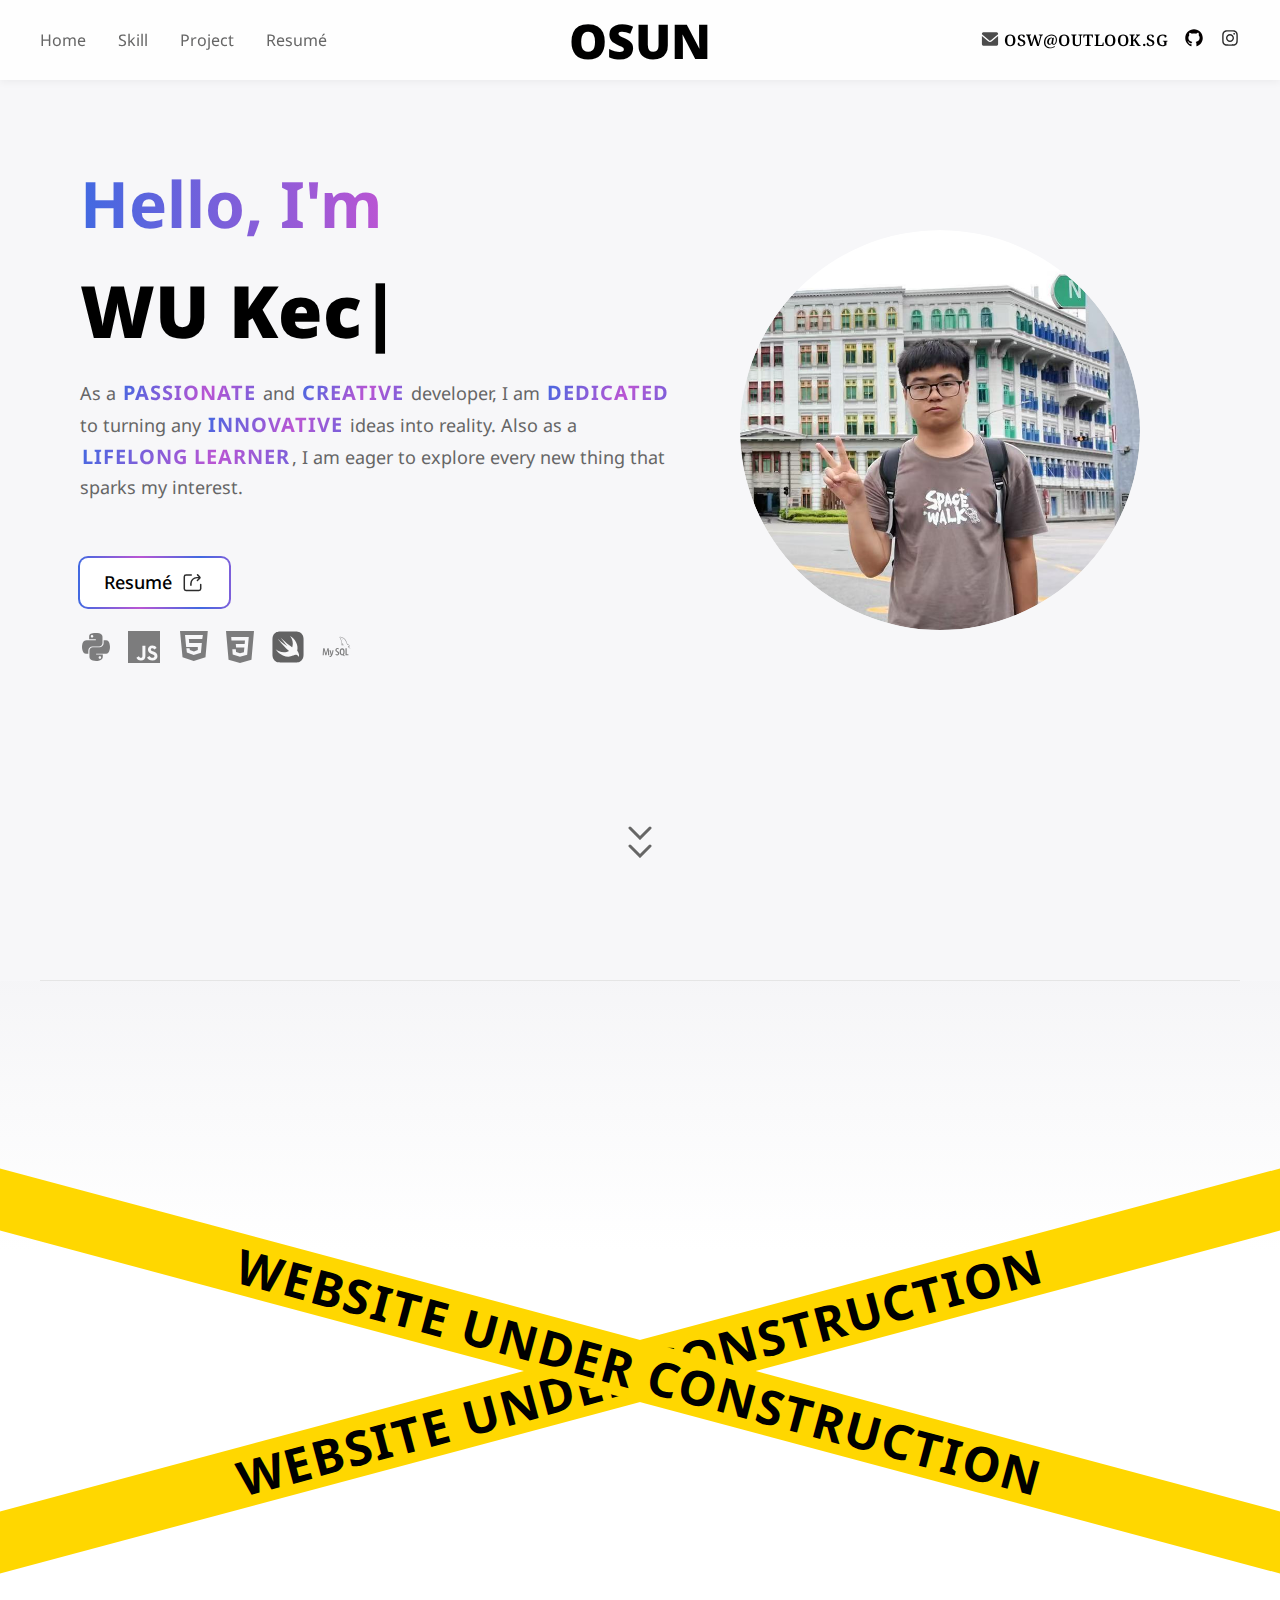
<file: index.html>
<!DOCTYPE html>
<html lang="en">
  <head>
    <meta charset="UTF-8" />
    <meta name="viewport" content="width=device-width, initial-scale=1.0" />
    <title>WU Kechen | 吴柯晨</title>
    <link
      href="https://fonts.googleapis.com/css2?family=Noto+Sans:wght@400;500;700;900&display=swap"
      rel="stylesheet"
    />
    <link rel="stylesheet" href="/global.css" />
    <link rel="stylesheet" href="/header/header.css" />
    <link rel="stylesheet" href="/index/index.css" />
    <link
      href="https://fonts.googleapis.com/css2?family=Wallpoet&display=swap"
      rel="stylesheet"
    />
    <link
      href="https://fonts.googleapis.com/css2?family=Noto+Serif:wght@400;600&display=swap"
      rel="stylesheet"
    />
  </head>
  <body>
    <header>
      <nav class="left-nav" draggable="false">
        <ul draggable="false">
          <li draggable="false"><a href="/index.html">Home</a></li>
          <li draggable="false"><a href="/skill.html">Skill</a></li>
          <li draggable="false"><a href="/project.html">Project</a></li>
          <li draggable="false"><a href="/resume.html">Resumé</a></li>
        </ul>
      </nav>

      <div class="logo" draggable="false">
        <h1>OSUN</h1>
      </div>

      <div class="right-nav">
        <div class="social-links" draggable="false">
          <a
            class="email"
            id="copyEmail"
            data-email="osw@outlook.sg"
            data-tooltip="Copy Email"
            draggable="false"
            ><img
              src="/header/img/email/email_for_light.svg"
              alt="email"
              class="email-icon"
            />
            OSW@OUTLOOK.SG
          </a>
          <a
            href="https://github.com/oosx"
            class="github-icon"
            target="_blank"
            draggable="false"
            data-tooltip="GitHub"
          >
            <img
              src="/header/img/github/github_for_light.svg"
              alt="GitHub"
              draggable="false"
            />
          </a>
          <a
            href="https://www.instagram.com/ng_kheuzen"
            class="instagram-icon"
            target="_blank"
            draggable="false"
            data-tooltip="Instagram"
          >
            <img
              src="/header/img/instagram/instagram_for_light.svg"
              alt="Instagram"
              draggable="false"
            />
          </a>
        </div>
      </div>
    </header>

    <main class="main-content">
      <h1 class="greeting"><span>Hello,</span> <span>I'm</span></h1>
      <div class="typing-container">
        <h2 class="title" id="typing-text"></h2>
      </div>
      <p class="description">
        As a
        <span class="highlight fade-in" style="--delay: 0.2s">passionate</span>
        and
        <span class="highlight fade-in" style="--delay: 0.4s">creative</span>
        developer, I am
        <span class="highlight fade-in" style="--delay: 0.6s">dedicated</span>
        to turning any
        <span class="highlight fade-in" style="--delay: 0.8s">innovative</span>
        ideas into reality. Also as a
        <span class="highlight fade-in" style="--delay: 1s"
          >lifelong learner</span
        >, I am eager to explore every new thing that sparks my interest.
      </p>

      <div
        class="highlight-only"
        id="highlightDescription"
        style="display: none"
      >
        <p class="intro-text greeting">And I'm a</p>
        <div class="highlight-container">
          <span class="highlight">PASSIONATE</span>
          <span class="highlight">CREATIVE</span>
          <span class="highlight">DEDICATED</span>
          <span class="highlight">INNOVATIVE</span>
          <span class="highlight">LIFELONG LEARNER</span>
        </div>
      </div>

      <a
        href="/resume.html"
        class="resume-button"
        draggable="false"
        oncontextmenu="return false;"
      >
        Resumé
        <img
          src="/index/img/share.svg"
          alt="share"
          width="25"
          height="25"
          draggable="false"
          oncontextmenu="return false;"
        />
      </a>

      <!-- 添加技能圖標列表 -->
      <div class="skill-icons">
        <a
          href="/skill.html#python"
          class="skill-link"
          data-skill-name="Python"
        >
          <img
            src="/skill/img/python/python_for_light.svg"
            alt="Python"
            class="skill-icon"
            draggable="false"
          />
        </a>
        <a
          href="/skill.html#javascript"
          class="skill-link"
          data-skill-name="JavaScript"
        >
          <img
            src="/skill/img/javascript/javascript_for_light.svg"
            alt="JavaScript"
            class="skill-icon"
            draggable="false"
          />
        </a>
        <a href="/skill.html#html5" class="skill-link" data-skill-name="HTML5">
          <img
            src="/skill/img/html5/html5_for_light.svg"
            alt="HTML5"
            class="skill-icon"
            draggable="false"
          />
        </a>
        <a href="/skill.html#css3" class="skill-link" data-skill-name="CSS3">
          <img
            src="/skill/img/css3/css3_for_light.svg"
            alt="CSS3"
            class="skill-icon"
            draggable="false"
          />
        </a>
        <a
          href="/skill.html#swiftui"
          class="skill-link"
          data-skill-name="SwiftUI"
        >
          <img
            src="/skill/img/swiftui/swiftui_for_light.svg"
            alt="SwiftUI"
            class="skill-icon"
            draggable="false"
          />
        </a>
        <a href="/skill.html#mysql" class="skill-link" data-skill-name="MySQL">
          <img
            src="/skill/img/mysql/mysql_for_light.svg"
            alt="MySQL"
            class="skill-icon"
            draggable="false"
          />
        </a>
      </div>

      <div class="avatar" draggable="false">
        <img
          src="/index/img/osun.jpg"
          alt="Avatar"
          draggable="false"
          oncontextmenu="return false;"
        />
      </div>
    </main>

    <hr class="divider" />

    <div class="scroll-indicator">
      <div class="arrows">
        <svg
          width="24"
          height="14"
          viewBox="0 0 24 14"
          fill="none"
          xmlns="http://www.w3.org/2000/svg"
        >
          <path
            d="M2 2L12 12L22 2"
            stroke="#666666"
            stroke-width="3"
            stroke-linecap="round"
          />
        </svg>
        <svg
          width="24"
          height="14"
          viewBox="0 0 24 14"
          fill="none"
          xmlns="http://www.w3.org/2000/svg"
        >
          <path
            d="M2 2L12 12L22 2"
            stroke="#666666"
            stroke-width="3"
            stroke-linecap="round"
          />
        </svg>
      </div>
    </div>
    <div class="blank-page"></div>

    <script src="/index/typing.js"></script>
    <script src="/index/scroll.js"></script>
    <script src="/index/hover-card.js"></script>
    <script src="/index/index.js"></script>
    <script src="/header/header.js"></script>
    <div class="copy-notification" id="copyNotification">
      <div class="notification-content">
        <div class="success-animation">
          <svg class="circle" viewBox="0 0 32 32">
            <circle
              cx="16"
              cy="16"
              r="14"
              fill="none"
              stroke="#4CAF50"
              stroke-width="2"
            />
          </svg>
          <div class="checkmark"></div>
        </div>
        <span>Email Address Copied!</span>
      </div>
    </div>
    <div class="overlay" id="overlay"></div>
  </body>
</html>
</file>
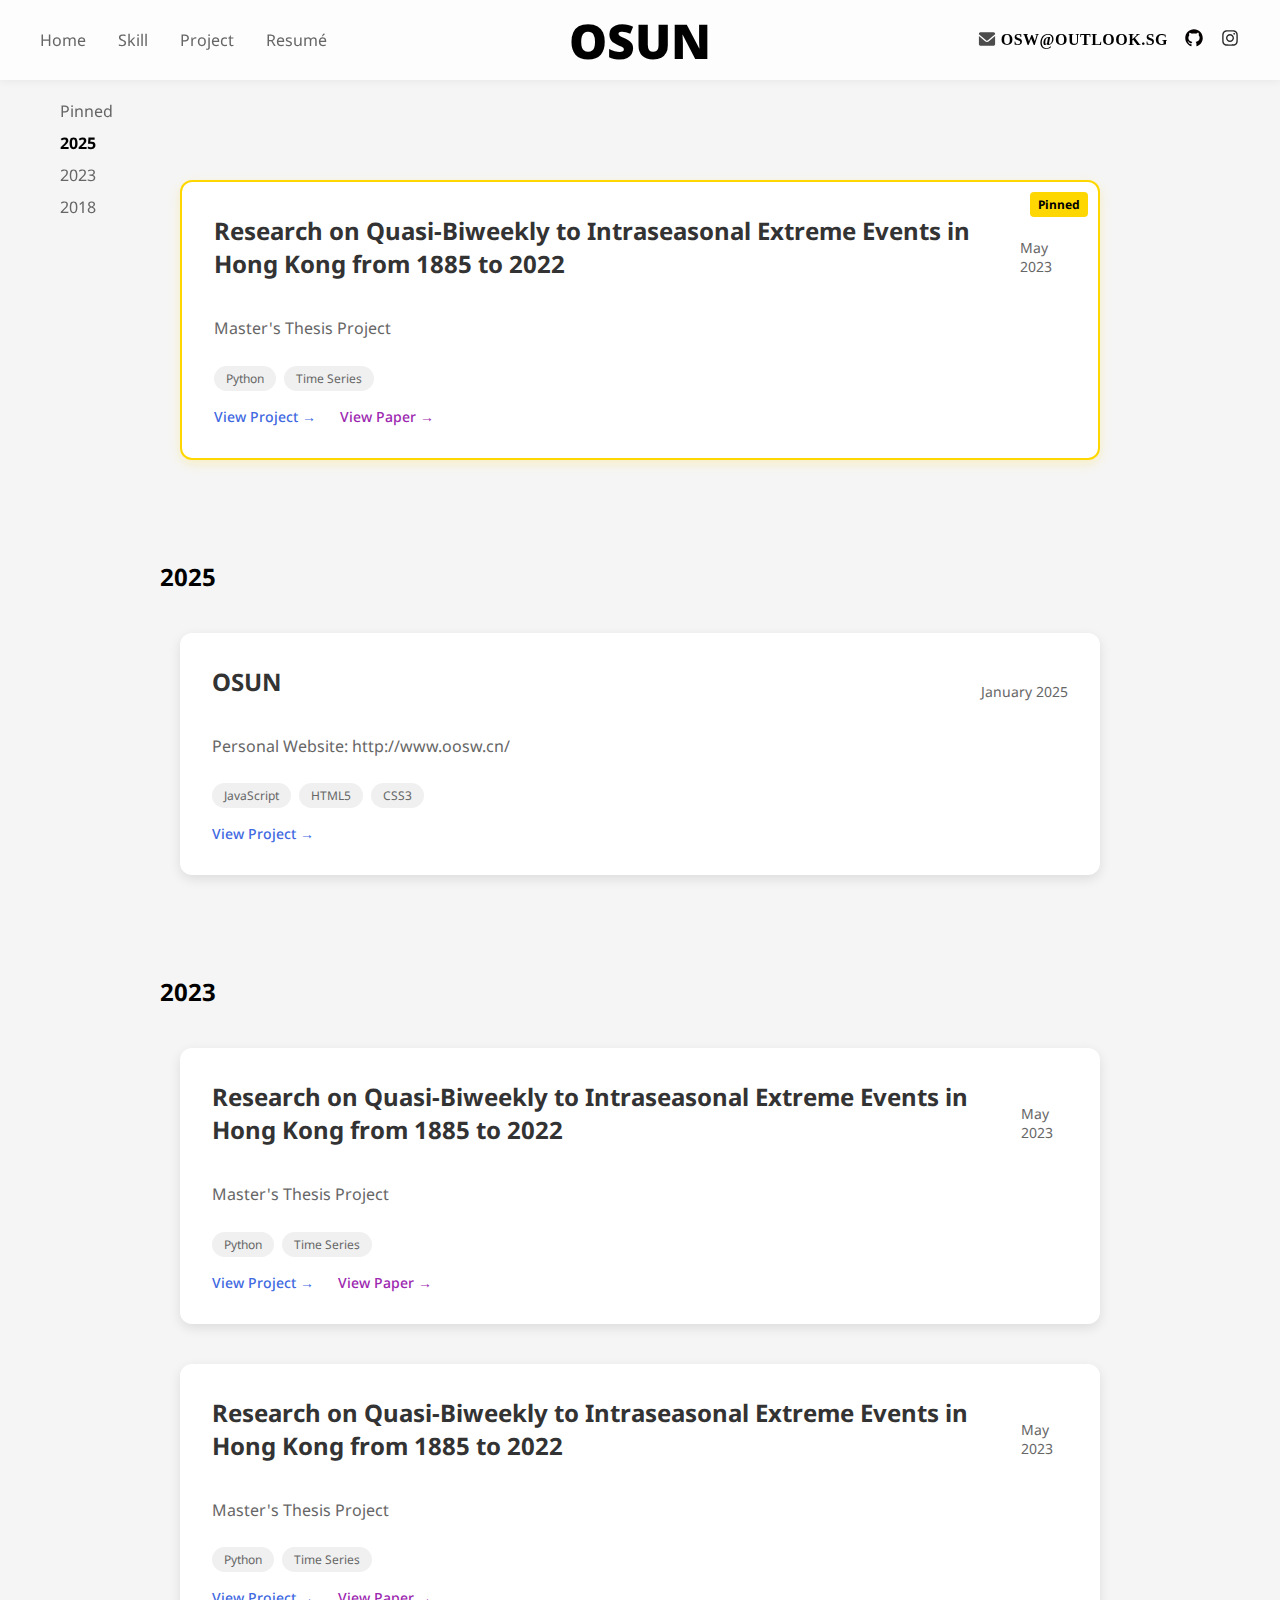
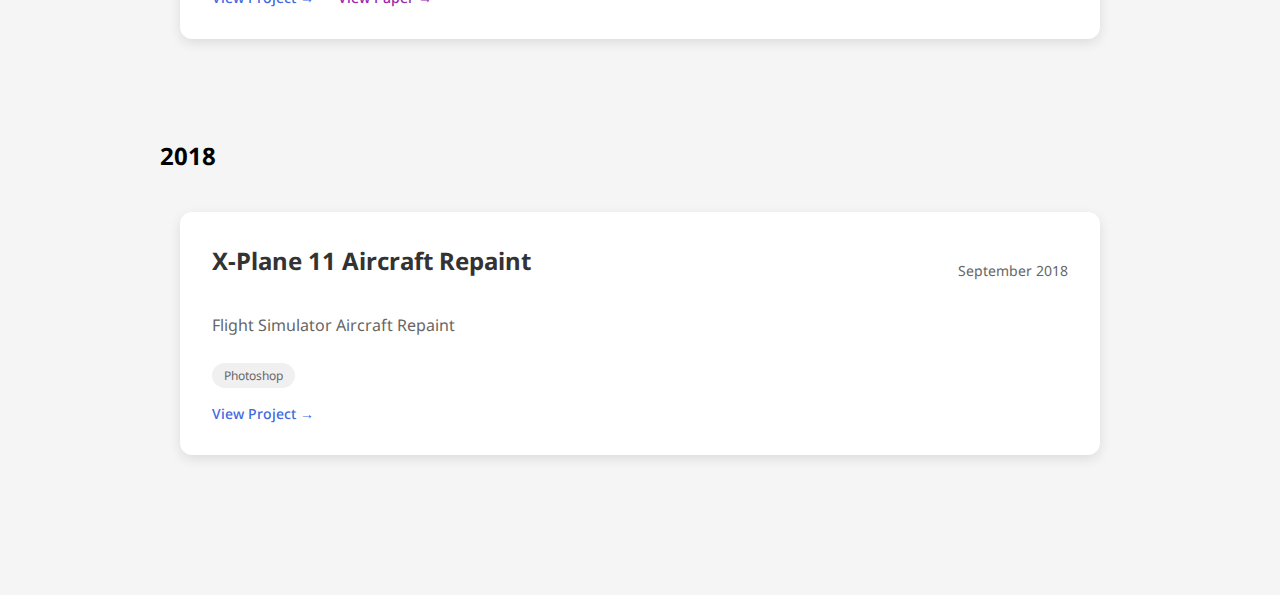
<file: project.html>
<!DOCTYPE html>
<html lang="en">
  <head>
    <meta charset="UTF-8" />
    <meta name="viewport" content="width=device-width, initial-scale=1.0" />
    <title>WU Kechen | Project</title>
    <link
      href="https://fonts.googleapis.com/css2?family=Noto+Sans:wght@400;500;700;900&display=swap"
      rel="stylesheet"
    />
    <link rel="stylesheet" href="/global.css" />
    <link rel="stylesheet" href="/header/header.css" />
    <link rel="stylesheet" href="/project/project.css" />
  </head>
  <body>
    <header>
      <nav class="left-nav" draggable="false">
        <ul draggable="false">
          <li draggable="false"><a href="/index.html">Home</a></li>
          <li draggable="false"><a href="/skill.html">Skill</a></li>
          <li draggable="false"><a href="/project.html">Project</a></li>
          <li draggable="false"><a href="/resume.html">Resumé</a></li>
        </ul>
      </nav>

      <div class="logo" draggable="false">
        <h1>OSUN</h1>
      </div>

      <div class="right-nav">
        <div class="social-links" draggable="false">
          <a
            class="email"
            id="copyEmail"
            data-email="osw@outlook.sg"
            data-tooltip="Copy Email"
            draggable="false"
            ><img
              src="/header/img/email/email_for_light.svg"
              alt="email"
              class="email-icon"
            />
            OSW@OUTLOOK.SG
          </a>
          <a
            href="https://github.com/oosx"
            class="github-icon"
            target="_blank"
            draggable="false"
            data-tooltip="GitHub"
          >
            <img
              src="/header/img/github/github_for_light.svg"
              alt="GitHub"
              draggable="false"
            />
          </a>
          <a
            href="https://www.instagram.com/ng_kheuzen"
            class="instagram-icon"
            target="_blank"
            draggable="false"
            data-tooltip="Instagram"
          >
            <img
              src="/header/img/instagram/instagram_for_light.svg"
              alt="Instagram"
              draggable="false"
            />
          </a>
        </div>
      </div>
    </header>

    <main class="project-container">
      <nav class="year-nav">
        <ul>
          <!-- 年份将通过 JavaScript 动态添加 -->
        </ul>
      </nav>

      <div class="project-content">
        <div class="project-grid">
          <!-- 项目卡片将通过 JavaScript 动态添加 -->
        </div>
      </div>
    </main>
    <div class="copy-notification" id="copyNotification">
      <div class="notification-content">
        <div class="success-animation">
          <svg class="circle" viewBox="0 0 32 32">
            <circle
              cx="16"
              cy="16"
              r="14"
              fill="none"
              stroke="#4CAF50"
              stroke-width="2"
            />
          </svg>
          <div class="checkmark"></div>
        </div>
        <span>Email Address Copied!</span>
      </div>
    </div>
    <div class="overlay" id="overlay"></div>
    <script src="/header/header.js"></script>
    <script src="/project/project.js"></script>
    <script>
      document.addEventListener("DOMContentLoaded", loadHeader);
    </script>
  </body>
</html>
</file>
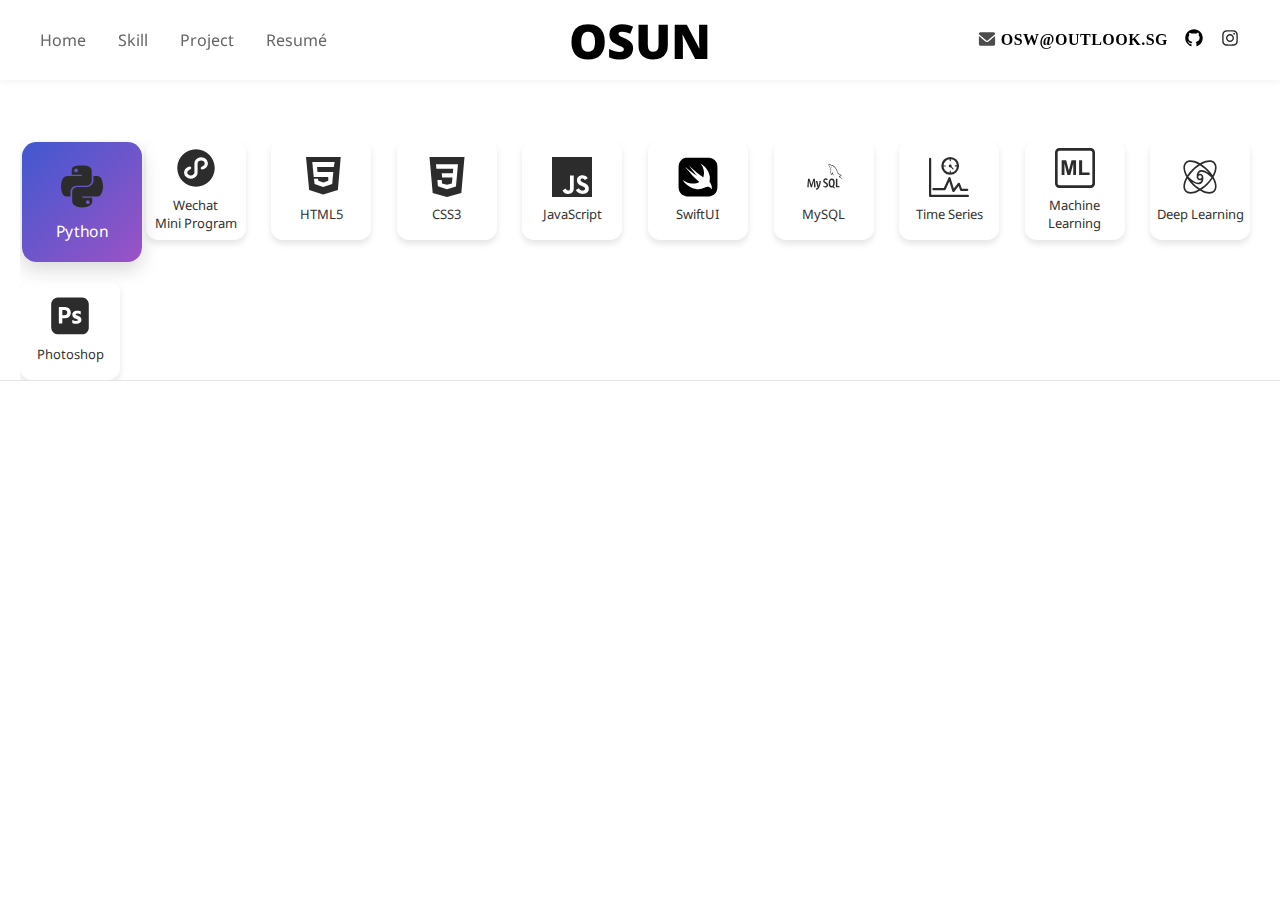
<file: skill.html>
<!DOCTYPE html>
<html lang="en">
  <head>
    <meta charset="UTF-8" />
    <meta name="viewport" content="width=device-width, initial-scale=1.0" />
    <title>WU Kechen | Skills</title>
    <link
      href="https://fonts.googleapis.com/css2?family=Noto+Sans:wght@400;500;700;900&display=swap"
      rel="stylesheet"
    />
    <link rel="stylesheet" href="/header/header.css" />
    <link rel="stylesheet" href="/skill/skill.css" />
  </head>
  <body>
    <header>
      <nav class="left-nav" draggable="false">
        <ul draggable="false">
          <li draggable="false"><a href="/index.html">Home</a></li>
          <li draggable="false"><a href="/skill.html">Skill</a></li>
          <li draggable="false"><a href="/project.html">Project</a></li>
          <li draggable="false"><a href="/resume.html">Resumé</a></li>
        </ul>
      </nav>

      <div class="logo" draggable="false">
        <h1>OSUN</h1>
      </div>

      <div class="right-nav">
        <div class="social-links" draggable="false">
          <a
            class="email"
            id="copyEmail"
            data-email="osw@outlook.sg"
            data-tooltip="Copy Email"
            draggable="false"
            ><img
              src="/header/img/email/email_for_light.svg"
              alt="email"
              class="email-icon"
            />
            OSW@OUTLOOK.SG
          </a>
          <a
            href="https://github.com/oosx"
            class="github-icon"
            target="_blank"
            draggable="false"
            data-tooltip="GitHub"
          >
            <img
              src="/header/img/github/github_for_light.svg"
              alt="GitHub"
              draggable="false"
            />
          </a>
          <a
            href="https://www.instagram.com/ng_kheuzen"
            class="instagram-icon"
            target="_blank"
            draggable="false"
            data-tooltip="Instagram"
          >
            <img
              src="/header/img/instagram/instagram_for_light.svg"
              alt="Instagram"
              draggable="false"
            />
          </a>
        </div>
      </div>
    </header>

    <main>
      <div class="skill-container">
        <div class="skill-selector">
          <div class="skill-cards">
            <div class="skill-card active" data-skill="python">
              <img
                src="/skill/img/python/python_for_light.svg"
                alt="Python"
                class="skill-icon"
              />
              <span class="skill-name">Python</span>
            </div>
            <div class="skill-card" data-skill="wechatminiprogram">
              <img
                src="/skill/img/wechatminiprogram/wechatminiprogram_for_light.svg"
                alt="Wechat Mini Program"
                class="skill-icon"
              />
              <span class="skill-name">Wechat<br />Mini Program</span>
            </div>
            <div class="skill-card" data-skill="html5">
              <img
                src="/skill/img/html5/html5_for_light.svg"
                alt="HTML5"
                class="skill-icon"
              />
              <span class="skill-name">HTML5</span>
            </div>

            <div class="skill-card" data-skill="css3">
              <img
                src="/skill/img/css3/css3_for_light.svg"
                alt="CSS3"
                class="skill-icon"
              />
              <span class="skill-name">CSS3</span>
            </div>

            <div class="skill-card" data-skill="javascript">
              <img
                src="/skill/img/javascript/javascript_for_light.svg"
                alt="JavaScript"
                class="skill-icon"
              />
              <span class="skill-name">JavaScript</span>
            </div>

            <div class="skill-card" data-skill="swiftui">
              <img
                src="/skill/img/swiftui/swiftui_for_light.svg"
                alt="SwiftUI"
                class="skill-icon"
              />
              <span class="skill-name">SwiftUI</span>
            </div>

            <div class="skill-card" data-skill="mysql">
              <img
                src="/skill/img/mysql/mysql_for_light.svg"
                alt="MySQL"
                class="skill-icon"
              />
              <span class="skill-name">MySQL</span>
            </div>

            <div class="skill-card" data-skill="timeseries">
              <img
                src="/skill/img/timeseries/timeseries_for_light.svg"
                alt="Time Series"
                class="skill-icon"
              />
              <span class="skill-name">Time Series</span>
            </div>
            <div class="skill-card" data-skill="machinelearning">
              <img
                src="/skill/img/machinelearning/machinelearning_for_light.svg"
                alt="Machine Learning"
                class="skill-icon"
              />
              <span class="skill-name">Machine<br />Learning</span>
            </div>
            <div class="skill-card" data-skill="deeplearning">
              <img
                src="/skill/img/deeplearning/deeplearning_for_light.svg"
                alt="Deep Learning"
                class="skill-icon"
              />
              <span class="skill-name">Deep Learning</span>
            </div>

            <div class="skill-card" data-skill="photoshop">
              <img
                src="/skill/img/photoshop/photoshop_for_light.svg"
                alt="Photoshop"
                class="skill-icon"
              />
              <span class="skill-name">Photoshop</span>
            </div>
          </div>
        </div>
      </div>

      <div class="projects-container">
        <div class="project-grid">
          <!-- 项目卡片将通过 JavaScript 动态添加 -->
        </div>
      </div>
    </main>

    <script>
      document.addEventListener("DOMContentLoaded", loadHeader);
    </script>
    <script src="/skill/skill.js"></script>
        <!-- 在 body 结束标签前添加 -->
        <div class="copy-notification" id="copyNotification">
          <div class="notification-content">
            <div class="success-animation">
              <svg class="circle" viewBox="0 0 32 32">
                <circle cx="16" cy="16" r="14" fill="none" stroke="#4CAF50" stroke-width="2"/>
              </svg>
              <div class="checkmark"></div>
            </div>
            <span>Email Address Copied!</span>
          </div>
        </div>
        <div class="overlay" id="overlay"></div>
        <script src="/header/header.js"></script>
      </body>
    </html>
  </body>
</html>
</file>
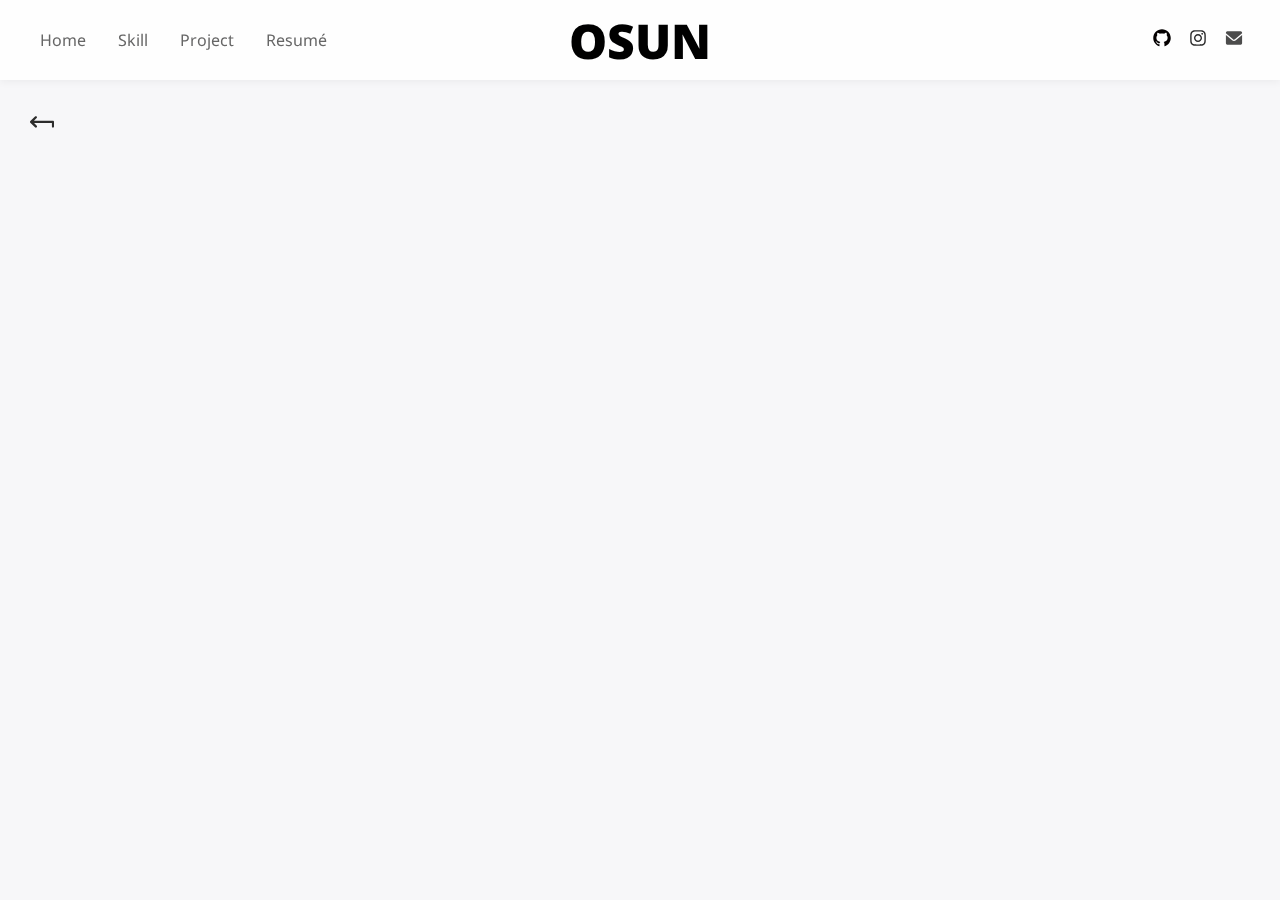
<file: projectLibrary/projMunny - 副本/projMunny.html>
<!DOCTYPE html>
<html lang="en">
  <head>
    <meta charset="UTF-8" />
    <meta name="viewport" content="width=device-width, initial-scale=1.0" />
    <title>WU Kechen | 吴柯晨</title>
    <link
      href="https://fonts.googleapis.com/css2?family=Noto+Sans:wght@400;500;700;900&display=swap"
      rel="stylesheet"
    />
    <link rel="stylesheet" href="/global.css" />
    <link rel="stylesheet" href="/header/header.css" />
    <link rel="stylesheet" href="/index/index.css" />
    <link rel="stylesheet" href="projMunny.css" />
  </head>
  <body>
    <header>
      <nav class="left-nav" draggable="false">
        <ul draggable="false">
          <li draggable="false"><a href="/index.html">Home</a></li>
          <li draggable="false"><a href="/skill.html">Skill</a></li>
          <li draggable="false"><a href="/project.html">Project</a></li>
          <li draggable="false"><a href="/resume.html">Resumé</a></li>
        </ul>
      </nav>

      <div class="logo" draggable="false">
        <h1>OSUN</h1>
      </div>

      <div class="right-nav">
        <div class="social-links" draggable="false">
          <a
            href="https://github.com/oosx"
            class="github-icon"
            target="_blank"
            draggable="false"
          >
            <img
              src="/header/img/github/github_for_light.svg"
              alt="GitHub"
              draggable="false"
            />
          </a>
          <a
            href="https://www.instagram.com/ng_kheuzen"
            class="instagram-icon"
            target="_blank"
            draggable="false"
          >
            <img
              src="/header/img/instagram/instagram_for_light.svg"
              alt="Instagram"
              draggable="false"
            />
          </a>
          <a href="mailto:osw@outlook.sg" class="email-icon" draggable="false">
            <img
              src="/header/img/email/email_for_light.svg"
              alt="Email"
              draggable="false"
            />
          </a>
        </div>
      </div>
    </header>

    <main>
      <button class="back-button" onclick="history.back()" draggable="false">
        <img
          src="/projectLibrary/projMunny/img/back_for_light.svg"
          alt="Back"
          draggable="false"
        />
        <span></span>
      </button>
    </main>
  </body>
</html>
</file>
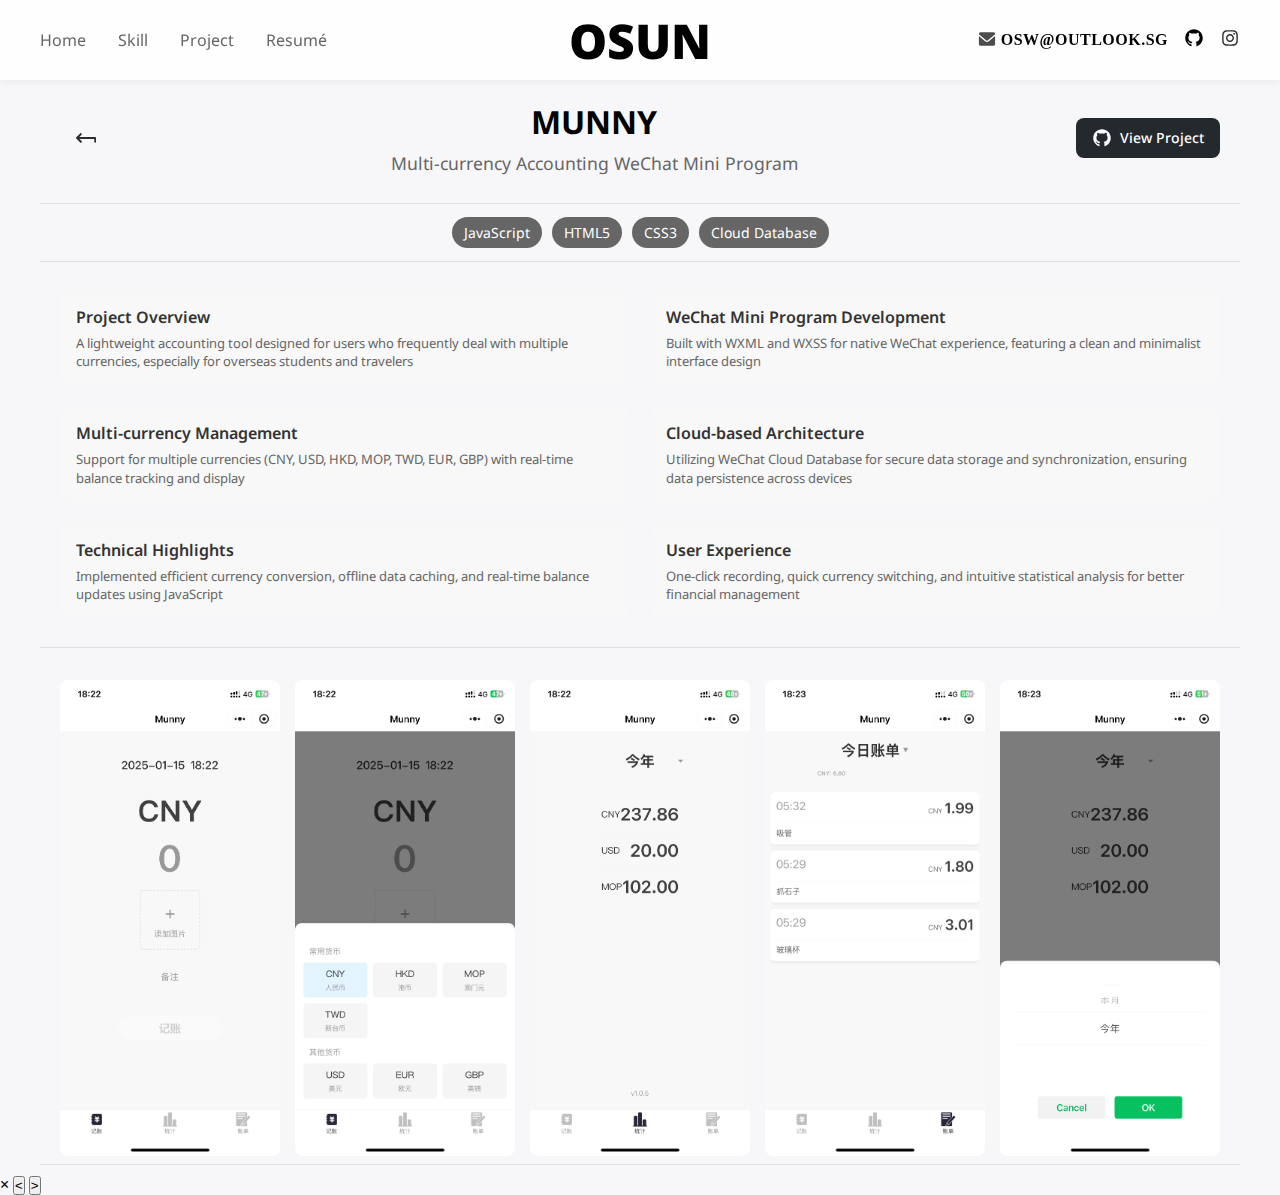
<file: projectLibrary/projMunny/projMunny.html>
<!DOCTYPE html>
<html lang="en">
  <head>
    <meta charset="UTF-8" />
    <meta name="viewport" content="width=device-width, initial-scale=1.0" />
    <title>WU Kechen | 吴柯晨</title>
    <link
      href="https://fonts.googleapis.com/css2?family=Noto+Sans:wght@400;500;700;900&display=swap"
      rel="stylesheet"
    />
    <link rel="stylesheet" href="/global.css" />
    <link rel="stylesheet" href="/header/header.css" />
    <link rel="stylesheet" href="/index/index.css" />
    <link rel="stylesheet" href="projMunny.css" />
  </head>
  <body>
    <header>
      <nav class="left-nav" draggable="false">
        <ul draggable="false">
          <li draggable="false"><a href="/index.html">Home</a></li>
          <li draggable="false"><a href="/skill.html">Skill</a></li>
          <li draggable="false"><a href="/project.html">Project</a></li>
          <li draggable="false"><a href="/resume.html">Resumé</a></li>
        </ul>
      </nav>

      <div class="logo" draggable="false">
        <h1>OSUN</h1>
      </div>

      <div class="right-nav">
        <div class="social-links" draggable="false">
          <a
            class="email"
            id="copyEmail"
            data-email="osw@outlook.sg"
            data-tooltip="Copy Email"
            draggable="false"
            ><img
              src="/header/img/email/email_for_light.svg"
              alt="email"
              class="email-icon"
            />
            OSW@OUTLOOK.SG
          </a>
          <a
            href="https://github.com/oosx"
            class="github-icon"
            target="_blank"
            draggable="false"
            data-tooltip="GitHub"
          >
            <img
              src="/header/img/github/github_for_light.svg"
              alt="GitHub"
              draggable="false"
            />
          </a>
          <a
            href="https://www.instagram.com/ng_kheuzen"
            class="instagram-icon"
            target="_blank"
            draggable="false"
            data-tooltip="Instagram"
          >
            <img
              src="/header/img/instagram/instagram_for_light.svg"
              alt="Instagram"
              draggable="false"
            />
          </a>
        </div>
      </div>
    </header>

    <main>
      <div class="header-container">
        <button class="back-button" onclick="history.back()" draggable="false">
          <img
            src="/projectLibrary/projMunny/img/back_for_light.svg"
            alt="Back"
            draggable="false"
          />
        </button>

        <div class="title-container">
          <h1 class="project-title">MUNNY</h1>
          <h2 class="project-subtitle">
            Multi-currency Accounting WeChat Mini Program
          </h2>
        </div>

        <a
          href="https://github.com/oosx/MUNNY---Multi-currency-Accounting-WeChat-Mini-Program"
          target="_blank"
          class="github-button"
        >
          <img
            src="/header/img/github/github_for_light.svg"
            alt="GitHub"
            draggable="false"
          />
          <span>View Project</span>
        </a>
      </div>
      <hr class="divider" />

      <div class="tags-container">
        <div class="tag">JavaScript</div>
        <div class="tag">HTML5</div>
        <div class="tag">CSS3</div>
        <div class="tag">Cloud Database</div>
      </div>

      <hr class="divider" />

      <div class="description-container">
        <div class="feature-grid">
          <div class="feature">
            <h3>Project Overview</h3>
            <p>
              A lightweight accounting tool designed for users who frequently
              deal with multiple currencies, especially for overseas students
              and travelers
            </p>
          </div>
          <div class="feature">
            <h3>WeChat Mini Program Development</h3>
            <p>
              Built with WXML and WXSS for native WeChat experience, featuring a
              clean and minimalist interface design
            </p>
          </div>
          <div class="feature">
            <h3>Multi-currency Management</h3>
            <p>
              Support for multiple currencies (CNY, USD, HKD, MOP, TWD, EUR,
              GBP) with real-time balance tracking and display
            </p>
          </div>
          <div class="feature">
            <h3>Cloud-based Architecture</h3>
            <p>
              Utilizing WeChat Cloud Database for secure data storage and
              synchronization, ensuring data persistence across devices
            </p>
          </div>
          <div class="feature">
            <h3>Technical Highlights</h3>
            <p>
              Implemented efficient currency conversion, offline data caching,
              and real-time balance updates using JavaScript
            </p>
          </div>
          <div class="feature">
            <h3>User Experience</h3>
            <p>
              One-click recording, quick currency switching, and intuitive
              statistical analysis for better financial management
            </p>
          </div>
        </div>
      </div>

      <hr class="divider" />
      <div class="gallery-container">
        <div class="gallery">
          <img
            src="/projectLibrary/projMunny/img/slide/1.png"
            alt="Munny Screenshot"
            class="gallery-img"
          />
          <img
            src="/projectLibrary/projMunny/img/slide/2.png"
            alt="Munny Screenshot"
            class="gallery-img"
          />
          <img
            src="/projectLibrary/projMunny/img/slide/3.png"
            alt="Munny Screenshot"
            class="gallery-img"
          />
          <img
            src="/projectLibrary/projMunny/img/slide/4.png"
            alt="Munny Screenshot"
            class="gallery-img"
          />
          <img
            src="/projectLibrary/projMunny/img/slide/5.png"
            alt="Munny Screenshot"
            class="gallery-img"
          />
        </div>
      </div>
      <hr class="divider" />
    </main>

    <div class="modal" id="imageModal">
      <span class="close-button">&times;</span>
      <button class="nav-button prev">&lt;</button>
      <button class="nav-button next">&gt;</button>
      <img class="modal-content" id="modalImage" />
    </div>
    <div class="copy-notification" id="copyNotification">
      <div class="notification-content">
        <div class="success-animation">
          <svg class="circle" viewBox="0 0 32 32">
            <circle
              cx="16"
              cy="16"
              r="14"
              fill="none"
              stroke="#4CAF50"
              stroke-width="2"
            />
          </svg>
          <div class="checkmark"></div>
        </div>
        <span>Email Address Copied!</span>
      </div>
    </div>
    <div class="overlay" id="overlay"></div>
    <script src="/projectLibrary/projMunny/projMunny.js"></script>
    <script src="/header/header.js"></script>
  </body>
</html>
</file>
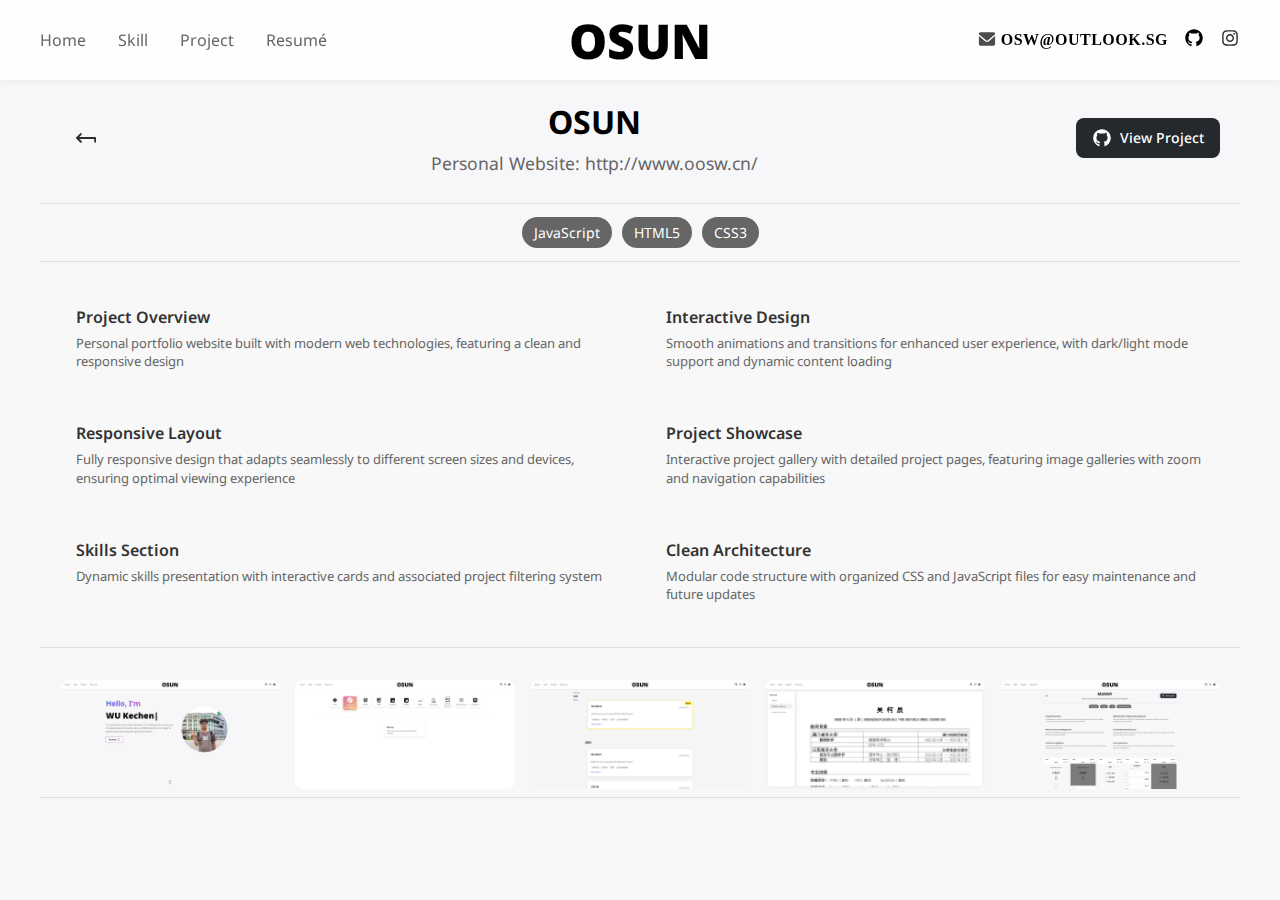
<file: projectLibrary/projOSUN/projOSUN.html>
<!DOCTYPE html>
<html lang="en">
  <head>
    <meta charset="UTF-8" />
    <meta name="viewport" content="width=device-width, initial-scale=1.0" />
    <title>WU Kechen | 吴柯晨</title>
    <link
      href="https://fonts.googleapis.com/css2?family=Noto+Sans:wght@400;500;700;900&display=swap"
      rel="stylesheet"
    />
    <link rel="stylesheet" href="/global.css" />
    <link rel="stylesheet" href="/header/header.css" />
    <link rel="stylesheet" href="/index/index.css" />
    <link rel="stylesheet" href="projOSUN.css" />
  </head>
  <body>
    <header>
      <nav class="left-nav" draggable="false">
        <ul draggable="false">
          <li draggable="false"><a href="/index.html">Home</a></li>
          <li draggable="false"><a href="/skill.html">Skill</a></li>
          <li draggable="false"><a href="/project.html">Project</a></li>
          <li draggable="false"><a href="/resume.html">Resumé</a></li>
        </ul>
      </nav>

      <div class="logo" draggable="false">
        <h1>OSUN</h1>
      </div>

      <div class="right-nav">
        <div class="social-links" draggable="false">
          <a
            class="email"
            id="copyEmail"
            data-email="osw@outlook.sg"
            data-tooltip="Copy Email"
            draggable="false"
            ><img
              src="/header/img/email/email_for_light.svg"
              alt="email"
              class="email-icon"
            />
            OSW@OUTLOOK.SG
          </a>
          <a
            href="https://github.com/oosx"
            class="github-icon"
            target="_blank"
            draggable="false"
            data-tooltip="GitHub"
          >
            <img
              src="/header/img/github/github_for_light.svg"
              alt="GitHub"
              draggable="false"
            />
          </a>
          <a
            href="https://www.instagram.com/ng_kheuzen"
            class="instagram-icon"
            target="_blank"
            draggable="false"
            data-tooltip="Instagram"
          >
            <img
              src="/header/img/instagram/instagram_for_light.svg"
              alt="Instagram"
              draggable="false"
            />
          </a>
        </div>
      </div>
    </header>

    <main>
      <div class="header-container">
        <button class="back-button" onclick="history.back()" draggable="false">
          <img
            src="/projectLibrary/projOSUN/img/back_for_light.svg"
            alt="Back"
            draggable="false"
          />
        </button>

        <div class="title-container">
          <h1 class="project-title">OSUN</h1>
          <h2 class="project-subtitle">
            Personal Website: http://www.oosw.cn/
          </h2>
        </div>

        <a
          href="https://github.com/oosx/cn.oosw"
          target="_blank"
          class="github-button"
        >
          <img
            src="/header/img/github/github_for_light.svg"
            alt="GitHub"
            draggable="false"
          />
          <span>View Project</span>
        </a>
      </div>
      <hr class="divider" />

      <div class="tags-container">
        <div class="tag">JavaScript</div>
        <div class="tag">HTML5</div>
        <div class="tag">CSS3</div>
      </div>

      <hr class="divider" />

      <div class="description-container">
        <div class="feature-grid">
          <div class="feature">
            <h3>Project Overview</h3>
            <p>
              Personal portfolio website built with modern web technologies,
              featuring a clean and responsive design
            </p>
          </div>
          <div class="feature">
            <h3>Interactive Design</h3>
            <p>
              Smooth animations and transitions for enhanced user experience,
              with dark/light mode support and dynamic content loading
            </p>
          </div>
          <div class="feature">
            <h3>Responsive Layout</h3>
            <p>
              Fully responsive design that adapts seamlessly to different screen
              sizes and devices, ensuring optimal viewing experience
            </p>
          </div>
          <div class="feature">
            <h3>Project Showcase</h3>
            <p>
              Interactive project gallery with detailed project pages, featuring
              image galleries with zoom and navigation capabilities
            </p>
          </div>
          <div class="feature">
            <h3>Skills Section</h3>
            <p>
              Dynamic skills presentation with interactive cards and associated
              project filtering system
            </p>
          </div>
          <div class="feature">
            <h3>Clean Architecture</h3>
            <p>
              Modular code structure with organized CSS and JavaScript files for
              easy maintenance and future updates
            </p>
          </div>
        </div>
      </div>

      <hr class="divider" />
      <div class="gallery-container">
        <div class="gallery">
          <img
            src="/projectLibrary/projOSUN/img/slide/1.jpg"
            alt="OSUN Screenshot"
            class="gallery-img"
          />
          <img
            src="/projectLibrary/projOSUN/img/slide/2.jpg"
            alt="OSUN Screenshot"
            class="gallery-img"
          />
          <img
            src="/projectLibrary/projOSUN/img/slide/3.jpg"
            alt="OSUN Screenshot"
            class="gallery-img"
          />
          <img
            src="/projectLibrary/projOSUN/img/slide/4.jpg"
            alt="OSUN Screenshot"
            class="gallery-img"
          />
          <img
            src="/projectLibrary/projOSUN/img/slide/5.jpg"
            alt="OSUN Screenshot"
            class="gallery-img"
          />
        </div>
      </div>
      <hr class="divider" />
    </main>

    <div class="modal" id="imageModal">
      <span class="close-button">&times;</span>
      <button class="nav-button prev">&lt;</button>
      <button class="nav-button next">&gt;</button>
      <img class="modal-content" id="modalImage" />
    </div>
    <script src="/projectLibrary/projX-Plane11AircraftRepaint/projX-Plane11AircraftRepaint.js"></script>
        <!-- 在 body 结束标签前添加 -->
        <div class="copy-notification" id="copyNotification">
          <div class="notification-content">
            <div class="success-animation">
              <svg class="circle" viewBox="0 0 32 32">
                <circle cx="16" cy="16" r="14" fill="none" stroke="#4CAF50" stroke-width="2"/>
              </svg>
              <div class="checkmark"></div>
            </div>
            <span>Email Address Copied!</span>
          </div>
        </div>
        <div class="overlay" id="overlay"></div>
        <script src="/header/header.js"></script>
      </body>
    </html>
  </body>
</html>
</file>
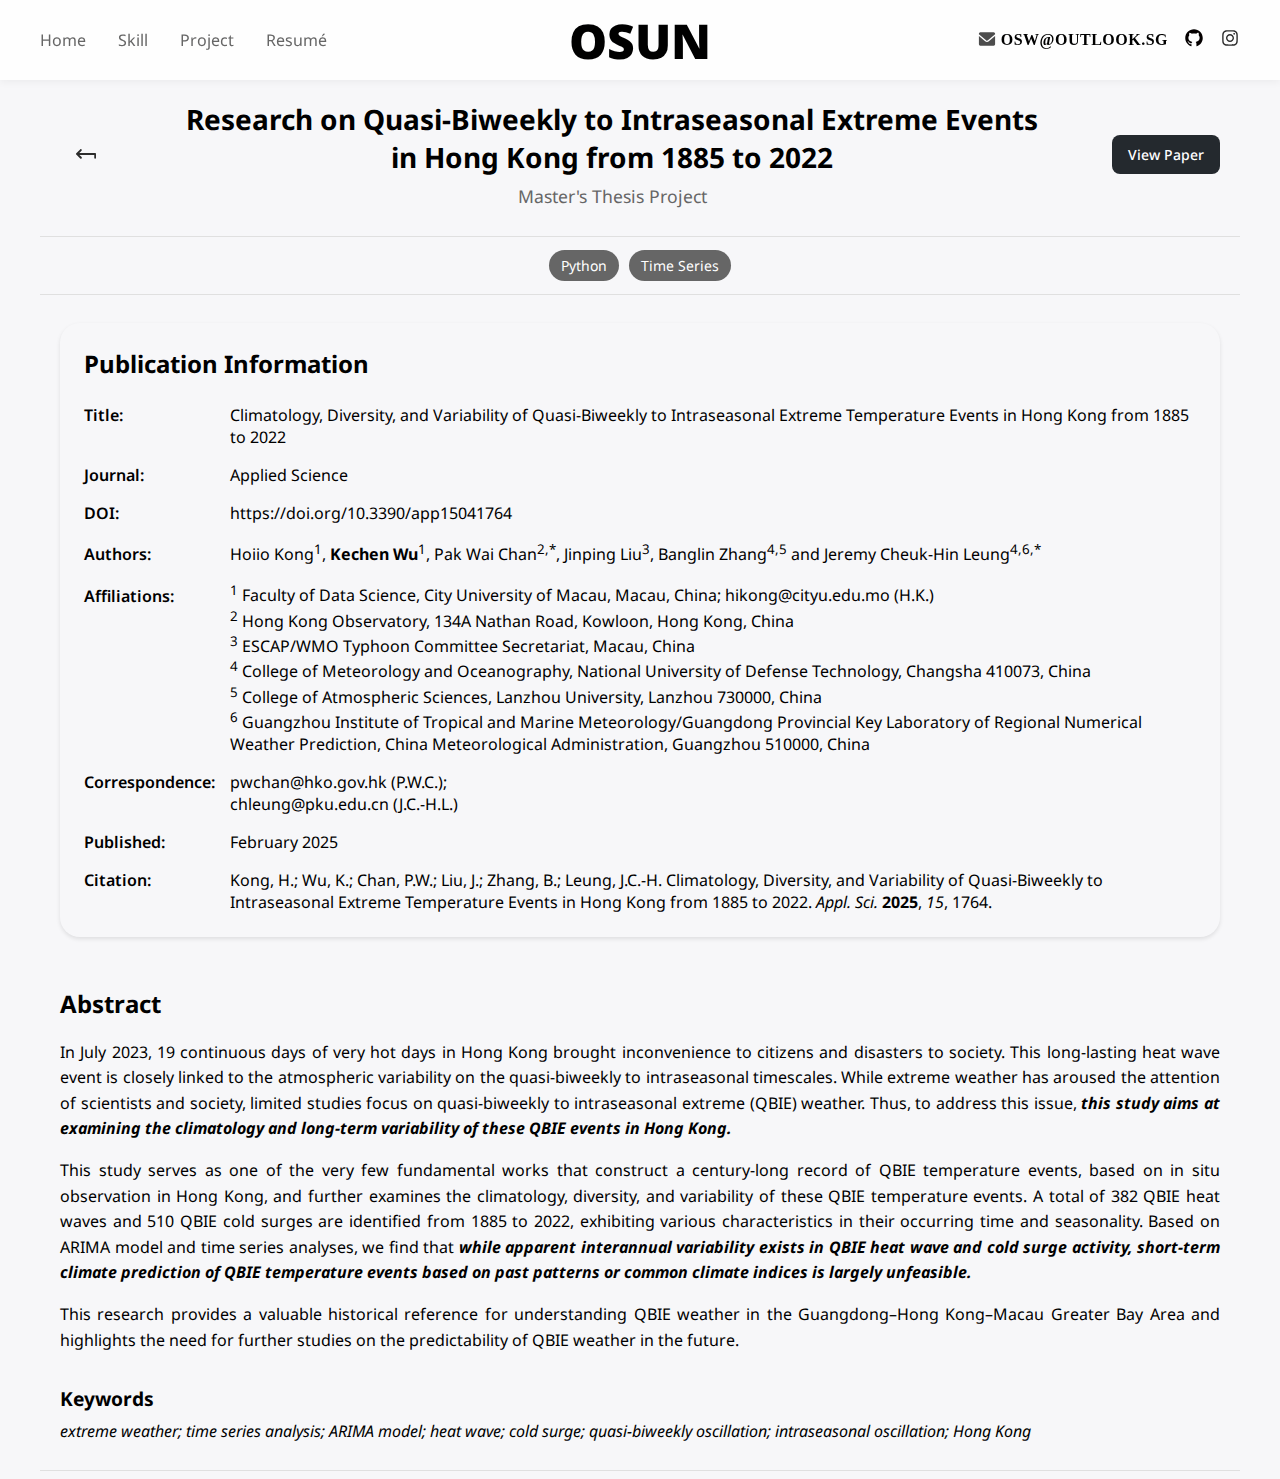
<file: projectLibrary/projQBIE/projQBIE.html>
<!DOCTYPE html>
<html lang="en">
  <head>
    <meta charset="UTF-8" />
    <meta name="viewport" content="width=device-width, initial-scale=1.0" />
    <title>WU Kechen | 吴柯晨</title>
    <link
      href="https://fonts.googleapis.com/css2?family=Noto+Sans:wght@400;500;700;900&display=swap"
      rel="stylesheet"
    />
    <link rel="stylesheet" href="/global.css" />
    <link rel="stylesheet" href="/header/header.css" />
    <link rel="stylesheet" href="/index/index.css" />
    <link rel="stylesheet" href="projQBIE.css" />
  </head>
  <body>
    <header>
      <nav class="left-nav" draggable="false">
        <ul draggable="false">
          <li draggable="false"><a href="/index.html">Home</a></li>
          <li draggable="false"><a href="/skill.html">Skill</a></li>
          <li draggable="false"><a href="/project.html">Project</a></li>
          <li draggable="false"><a href="/resume.html">Resumé</a></li>
        </ul>
      </nav>

      <div class="logo" draggable="false">
        <h1>OSUN</h1>
      </div>

      <div class="right-nav">
        <div class="social-links" draggable="false">
          <a
            class="email"
            id="copyEmail"
            data-email="osw@outlook.sg"
            data-tooltip="Copy Email"
            draggable="false"
            ><img
              src="/header/img/email/email_for_light.svg"
              alt="email"
              class="email-icon"
            />
            OSW@OUTLOOK.SG
          </a>
          <a
            href="https://github.com/oosx"
            class="github-icon"
            target="_blank"
            draggable="false"
            data-tooltip="GitHub"
          >
            <img
              src="/header/img/github/github_for_light.svg"
              alt="GitHub"
              draggable="false"
            />
          </a>
          <a
            href="https://www.instagram.com/ng_kheuzen"
            class="instagram-icon"
            target="_blank"
            draggable="false"
            data-tooltip="Instagram"
          >
            <img
              src="/header/img/instagram/instagram_for_light.svg"
              alt="Instagram"
              draggable="false"
            />
          </a>
        </div>
      </div>
    </header>
    <main>
      <div class="header-container">
        <button class="back-button" onclick="history.back()" draggable="false">
          <img
            src="/projectLibrary/projQBIE/img/back_for_light.svg"
            alt="Back"
            draggable="false"
          />
        </button>

        <div class="title-container">
          <h1 class="project-title">
            Research on 
            Quasi-Biweekly to Intraseasonal Extreme Events <br>
            in Hong Kong from 1885 to 2022
          </h1>
          <h2 class="project-subtitle">Master's Thesis Project</h2>
        </div>

        <a href="https://www.mdpi.com/2076-3417/15/4/1764" target="_blank" class="github-button">
          <!-- <img
            src="/header/img/github/github_for_light.svg"
            alt="GitHub"
            draggable="false"
          /> -->
          <span>View Paper</span>
        </a>
      </div>
      <hr class="divider" />

      <div class="tags-container">
        <div class="tag">Python</div>
        <div class="tag">Time Series</div>
      </div>

      <hr class="divider" />

      <div class="description-container">
        <div class="publication-info">
          <h3>Publication Information</h3>

          <div class="info-grid">

            <div class="info-item">
              <span class="info-label">Title:</span>
              <span class="info-content">Climatology, Diversity, and Variability of Quasi-Biweekly to Intraseasonal Extreme Temperature Events in Hong Kong from 1885 to 2022</span>
            </div>
            <div class="info-item">
              <span class="info-label">Journal:</span>
              <span class="info-content">Applied Science</span>
            </div>

            <div class="info-item">
              <span class="info-label">DOI:</span>
              <span class="info-content">https://doi.org/10.3390/app15041764</span>
            </div>
            <div class="info-item">
              <span class="info-label">Authors:</span>
              <span class="info-content">Hoiio Kong<sup>1</sup>, <b>Kechen Wu</b><sup>1</sup>, Pak Wai Chan<sup>2,*</sup>, Jinping Liu<sup>3</sup>, Banglin Zhang<sup>4,5</sup> and Jeremy Cheuk-Hin Leung<sup>4,6,*</sup></span>
            </div>

            <div class="info-item">
              <span class="info-label">Affiliations:</span>
              <span class="info-content">
                <sup>1</sup> Faculty of Data Science, City University of Macau, Macau, China; hikong@cityu.edu.mo (H.K.)<br>
                <sup>2</sup> Hong Kong Observatory, 134A Nathan Road, Kowloon, Hong Kong, China<br>
                <sup>3</sup> ESCAP/WMO Typhoon Committee Secretariat, Macau, China<br>
                <sup>4</sup> College of Meteorology and Oceanography, National University of Defense Technology,
                Changsha 410073, China<br>
                <sup>5</sup> College of Atmospheric Sciences, Lanzhou University, Lanzhou 730000, China<br>
                <sup>6</sup> Guangzhou Institute of Tropical and Marine Meteorology/Guangdong Provincial Key Laboratory of Regional
                Numerical Weather Prediction, China Meteorological Administration, Guangzhou 510000, China
              </span>
            </div>
            <div class="info-item">
              <span class="info-label">Correspondence:</span>
              <span class="info-content">pwchan@hko.gov.hk (P.W.C.); <br>chleung@pku.edu.cn (J.C.-H.L.)</span>
            </div>

            <div class="info-item">
              <span class="info-label">Published:</span>
              <span class="info-content">February 2025</span>
            </div>
            <div class="info-item">
              <span class="info-label">Citation:</span>
              <span class="info-content">Kong, H.; Wu, K.; Chan, P.W.; Liu, J.; Zhang, B.; Leung, J.C.-H. Climatology, Diversity, and Variability of Quasi-Biweekly to Intraseasonal Extreme Temperature Events in Hong Kong from 1885 to 2022. <i>Appl. Sci.</i> <b>2025</b>, <i>15</i>, 1764.</span>
            </div>
          </div>
        </div>

        <div class="abstract">
          <h3>Abstract</h3>
          <p>In July 2023, 19 continuous days of very hot days in Hong Kong brought inconvenience to citizens and disasters to society. 
            This long-lasting heat wave event is closely linked to the atmospheric variability on the quasi-biweekly to intraseasonal timescales. While extreme weather has aroused the attention of scientists and society, limited studies
            focus on quasi-biweekly to intraseasonal extreme (QBIE) weather. Thus, to address this issue, <b><i>this study aims at examining the climatology and long-term variability of these QBIE events in Hong Kong.</i></b></p>
          <p>This study serves as one of the very few fundamental works that construct a century-long record of QBIE temperature events, based on in situ observation in Hong Kong, and further examines the climatology, diversity, and variability of these QBIE temperature events. A total of 382 QBIE heat waves and 510 QBIE cold surges are identified from 1885 to 2022, exhibiting various characteristics in their occurring time and seasonality. Based on ARIMA model and time series analyses, we find that <b><i>while apparent
            interannual variability exists in QBIE heat wave and cold surge activity, short-term climate prediction of QBIE temperature events based on past patterns or common climate indices is largely unfeasible. </i></b></p>
          <p>This research provides a valuable historical reference for understanding QBIE weather in the Guangdong–Hong Kong–Macau Greater Bay Area and highlights the
            need for further studies on the predictability of QBIE weather in the future.</p>
        </div>

        <div class="keywords">
          <h3>Keywords</h3>
          <p>extreme weather; time series analysis; ARIMA model; heat wave; cold surge; quasi-biweekly oscillation; intraseasonal oscillation; Hong Kong</p>
        </div>
      </div>

      <hr class="divider" />
    </main>

    <div class="modal" id="imageModal">
      <span class="close-button">&times;</span>
      <button class="nav-button prev">&lt;</button>
      <button class="nav-button next">&gt;</button>
      <img class="modal-content" id="modalImage" />
    </div>
    <script src="/projectLibrary/projX-Plane11AircraftRepaint/projX-Plane11AircraftRepaint.js"></script>
        <!-- 在 body 结束标签前添加 -->
        <div class="copy-notification" id="copyNotification">
          <div class="notification-content">
            <div class="success-animation">
              <svg class="circle" viewBox="0 0 32 32">
                <circle cx="16" cy="16" r="14" fill="none" stroke="#4CAF50" stroke-width="2"/>
              </svg>
              <div class="checkmark"></div>
            </div>
            <span>Email Address Copied!</span>
          </div>
        </div>
        <div class="overlay" id="overlay"></div>
        <script src="/header/header.js"></script>
      </body>
    </html>
  </body>
</html>
</file>
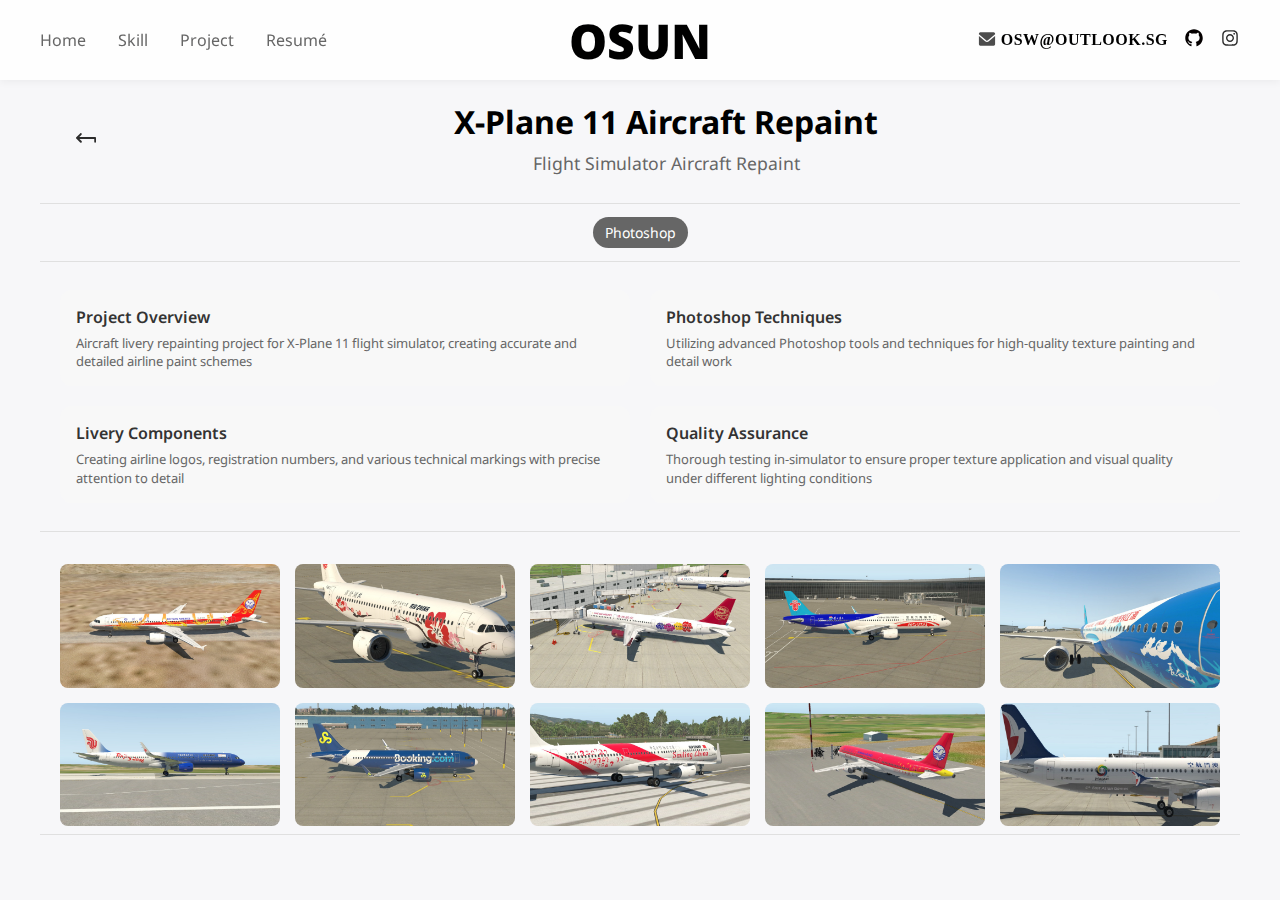
<file: projectLibrary/projX-Plane11AircraftRepaint/projX-Plane11AircraftRepaint.html>
<!DOCTYPE html>
<html lang="en">
  <head>
    <meta charset="UTF-8" />
    <meta name="viewport" content="width=device-width, initial-scale=1.0" />
    <title>WU Kechen | 吴柯晨</title>
    <link
      href="https://fonts.googleapis.com/css2?family=Noto+Sans:wght@400;500;700;900&display=swap"
      rel="stylesheet"
    />
    <link rel="stylesheet" href="/global.css" />
    <link rel="stylesheet" href="/header/header.css" />
    <link rel="stylesheet" href="/index/index.css" />
    <link rel="stylesheet" href="projX-Plane11AircraftRepaint.css" />
  </head>
  <body>
    <header>
      <nav class="left-nav" draggable="false">
        <ul draggable="false">
          <li draggable="false"><a href="/index.html">Home</a></li>
          <li draggable="false"><a href="/skill.html">Skill</a></li>
          <li draggable="false"><a href="/project.html">Project</a></li>
          <li draggable="false"><a href="/resume.html">Resumé</a></li>
        </ul>
      </nav>

      <div class="logo" draggable="false">
        <h1>OSUN</h1>
      </div>

      <div class="right-nav">
        <div class="social-links" draggable="false">
          <a
            class="email"
            id="copyEmail"
            data-email="osw@outlook.sg"
            data-tooltip="Copy Email"
            draggable="false"
            ><img
              src="/header/img/email/email_for_light.svg"
              alt="email"
              class="email-icon"
            />
            OSW@OUTLOOK.SG
          </a>
          <a
            href="https://github.com/oosx"
            class="github-icon"
            target="_blank"
            draggable="false"
            data-tooltip="GitHub"
          >
            <img
              src="/header/img/github/github_for_light.svg"
              alt="GitHub"
              draggable="false"
            />
          </a>
          <a
            href="https://www.instagram.com/ng_kheuzen"
            class="instagram-icon"
            target="_blank"
            draggable="false"
            data-tooltip="Instagram"
          >
            <img
              src="/header/img/instagram/instagram_for_light.svg"
              alt="Instagram"
              draggable="false"
            />
          </a>
        </div>
      </div>
    </header>
    <main>
      <div class="header-container">
        <button class="back-button" onclick="history.back()" draggable="false">
          <img
            src="/projectLibrary/projMunny/img/back_for_light.svg"
            alt="Back"
            draggable="false"
          />
        </button>

        <div class="title-container">
          <h1 class="project-title">X-Plane 11 Aircraft Repaint</h1>
          <h2 class="project-subtitle">Flight Simulator Aircraft Repaint</h2>
        </div>

        <!-- <a
          href="https://github.com/oosx/MUNNY---Multi-currency-Accounting-WeChat-Mini-Program"
          target="_blank"
          class="github-button"
        >
          <img
            src="/header/img/github/github_for_light.svg"
            alt="GitHub"
            draggable="false"
          />
          <span>View Project</span>
        </a> -->
      </div>
      <hr class="divider" />

      <div class="tags-container">
        <div class="tag">Photoshop</div>
      </div>

      <hr class="divider" />

      <div class="description-container">
        <div class="feature-grid">
          <div class="feature">
            <h3>Project Overview</h3>
            <p>
              Aircraft livery repainting project for X-Plane 11 flight
              simulator, creating accurate and detailed airline paint schemes
            </p>
          </div>
          <div class="feature">
            <h3>Photoshop Techniques</h3>
            <p>
              Utilizing advanced Photoshop tools and techniques for high-quality
              texture painting and detail work
            </p>
          </div>
          <div class="feature">
            <h3>Livery Components</h3>
            <p>
              Creating airline logos, registration numbers, and various
              technical markings with precise attention to detail
            </p>
          </div>
          <div class="feature">
            <h3>Quality Assurance</h3>
            <p>
              Thorough testing in-simulator to ensure proper texture application
              and visual quality under different lighting conditions
            </p>
          </div>
        </div>
      </div>

      <hr class="divider" />
      <div class="gallery-container">
        <div class="gallery">
          <img
            src="/projectLibrary/projX-Plane11AircraftRepaint/img/slide/1.jpg"
            alt="X-Plane 11 Aircraft Repaint Screenshot"
            class="gallery-img"
          />
          <img
            src="/projectLibrary/projX-Plane11AircraftRepaint/img/slide/2.jpg"
            alt="X-Plane 11 Aircraft Repaint Screenshot"
            class="gallery-img"
          />
          <img
            src="/projectLibrary/projX-Plane11AircraftRepaint/img/slide/3.jpg"
            alt="X-Plane 11 Aircraft Repaint Screenshot"
            class="gallery-img"
          />
          <img
            src="/projectLibrary/projX-Plane11AircraftRepaint/img/slide/4.jpg"
            alt="X-Plane 11 Aircraft Repaint Screenshot"
            class="gallery-img"
          />
          <img
            src="/projectLibrary/projX-Plane11AircraftRepaint/img/slide/5.jpg"
            alt="X-Plane 11 Aircraft Repaint Screenshot"
            class="gallery-img"
          />
          <img
            src="/projectLibrary/projX-Plane11AircraftRepaint/img/slide/6.jpg"
            alt="X-Plane 11 Aircraft Repaint Screenshot"
            class="gallery-img"
          />
          <img
            src="/projectLibrary/projX-Plane11AircraftRepaint/img/slide/7.jpg"
            alt="X-Plane 11 Aircraft Repaint Screenshot"
            class="gallery-img"
          />
          <img
            src="/projectLibrary/projX-Plane11AircraftRepaint/img/slide/8.jpg"
            alt="X-Plane 11 Aircraft Repaint Screenshot"
            class="gallery-img"
          />
          <img
            src="/projectLibrary/projX-Plane11AircraftRepaint/img/slide/9.jpg"
            alt="X-Plane 11 Aircraft Repaint Screenshot"
            class="gallery-img"
          />
          <img
            src="/projectLibrary/projX-Plane11AircraftRepaint/img/slide/10.jpg"
            alt="X-Plane 11 Aircraft Repaint Screenshot"
            class="gallery-img"
          />
        </div>
      </div>
      <hr class="divider" />
    </main>

    <div class="modal" id="imageModal">
      <span class="close-button">&times;</span>
      <button class="nav-button prev">&lt;</button>
      <button class="nav-button next">&gt;</button>
      <img class="modal-content" id="modalImage" />
    </div>
    <script src="/projectLibrary/projX-Plane11AircraftRepaint/projX-Plane11AircraftRepaint.js"></script>
        <!-- 在 body 结束标签前添加 -->
        <div class="copy-notification" id="copyNotification">
          <div class="notification-content">
            <div class="success-animation">
              <svg class="circle" viewBox="0 0 32 32">
                <circle cx="16" cy="16" r="14" fill="none" stroke="#4CAF50" stroke-width="2"/>
              </svg>
              <div class="checkmark"></div>
            </div>
            <span>Email Address Copied!</span>
          </div>
        </div>
        <div class="overlay" id="overlay"></div>
        <script src="/header/header.js"></script>
      </body>
    </html>
  </body>
</html>
</file>
<file: global.css>
/* 隐藏所有滚动条 */
html, body {
    overflow-y: auto;
    scrollbar-width: none;  /* Firefox */
    -ms-overflow-style: none;  /* IE and Edge */
  }
  
  /* 隐藏 Webkit 滚动条 */
  html::-webkit-scrollbar,
  body::-webkit-scrollbar {
    display: none;
    width: 0;
  }
  
  /* 确保所有容器都不显示滚动条 */
  * {
    scrollbar-width: none;
    -ms-overflow-style: none;
  }
  
  *::-webkit-scrollbar {
    display: none;
    width: 0;
  }
  
  ::selection {
    background-color: #000;
    color: #fff;
  }
  
  ::-moz-selection {
    background-color: #000;
    color: #fff;
  }
  
  /* 页面加载动画 */
  @keyframes fadeIn {
    from {
      opacity: 0;
      transform: translateY(10px);
    }
    to {
      opacity: 1;
      transform: translateY(0);
    }
  }
  
  .main-content {
    animation: fadeIn 0.8s ease-out;
  }
</file>
<file: header/header.css>
/* 基础重置 */
* {
    margin: 0;
    padding: 0;
    box-sizing: border-box;
}

body {
    font-family: 'Noto Sans', sans-serif;
    padding-top: 80px;
    margin: 0;
}

/* Header 基础样式 */
header {
    position: fixed;
    top: 0;
    left: 0;
    width: 100%;
    height: 80px;
    background: rgba(255, 255, 255, 0.8);
    backdrop-filter: blur(8px);
    -webkit-backdrop-filter: blur(8px);
    z-index: 1000;
    display: flex;
    justify-content: space-between;
    align-items: center;
    padding: 0 40px;
    box-sizing: border-box;
    box-shadow: 0 2px 8px rgba(0, 0, 0, 0.05);
}

/* 左侧导航 */
.left-nav {
    display: flex;
    align-items: center;
    height: 100%;
    user-select: none;
    -webkit-user-select: none;
    -moz-user-select: none;
    -ms-user-select: none;
    -webkit-user-drag: none;
    -khtml-user-drag: none;
    -moz-user-drag: none;
    -o-user-drag: none;
}

.left-nav ul {
    display: flex;
    list-style: none;
    gap: 32px;
}

.left-nav a {
    text-decoration: none;
    color: #000;
    font-size: 16px;
    pointer-events: auto;
}

.left-nav ul li a {
    color: #666;
    text-decoration: none;
    transition: transform 0.3s ease;
    display: inline-block;
}

.left-nav ul li a:hover {
    transform: scale(1.1);
}

/* 中间 Logo */
.logo {
    position: absolute;
    left: 50%;
    transform: translateX(-50%);
    user-select: none;
    -webkit-user-select: none;
    -moz-user-select: none;
    -ms-user-select: none;
    -webkit-user-drag: none;
    -khtml-user-drag: none;
    -moz-user-drag: none;
    -o-user-drag: none;
}

  .logo h1 {
    font-weight: 900;
    font-size: 48px;
    color: #000;
    pointer-events: none;
}

/* 右侧导航 */
.right-nav {
    display: flex;
    align-items: center;
    gap: 24px;
    justify-content: flex-end;
    width: 300px;
}

/* 社交媒体图标 */
.social-links {
    display: flex;
    gap: 16px;
    user-select: none;
    -webkit-user-select: none;
    -moz-user-select: none;
    -ms-user-select: none;
    -webkit-user-drag: none;
    -khtml-user-drag: none;
    -moz-user-drag: none;
    -o-user-drag: none;
}

.social-links img {
    width: 20px;
    height: 20px;
    pointer-events: auto;
}

.email {
  display: inline-flex;
  align-items: center;
  gap: 4px;
  text-decoration: none !important;
  color: inherit;
  cursor: pointer;
  transition: all 0.3s ease;
  font-size: 12 px;
  font-weight: 600;
  letter-spacing: 0.5px;
  font-family: 'Noto Serif', serif;
}

.email-icon {
  width: 16px;
  height: 16px;
  opacity: 0.7;
  display: block;
  margin-bottom: 2px;
}

.email span {
  transform: translateY(-1px);
  display: inline-block;
}

.email:hover {
  opacity: 0.7;
  letter-spacing: 1px;
}

a.email {
  text-decoration: none !important;  /* 强制移除下划线 */
  color: inherit;
}

a.email:hover,
a.email:visited,
a.email:active {
  text-decoration: none !important;  /* 确保所有状态下都没有下划线 */
  color: inherit;
}

/* 工具提示样式 */
[data-tooltip] {
  position: relative;
}

[data-tooltip]::before {
  content: attr(data-tooltip);
  position: absolute;
  bottom: -30px;
  left: 50%;
  transform: translateX(-50%);
  padding: 5px 10px;
  background: rgba(0, 0, 0, 0.7);
  backdrop-filter: blur(4px);
  -webkit-backdrop-filter: blur(4px);
  color: white;
  font-size: 12px;
  font-family: 'Noto Sans', sans-serif;
  font-weight: 400;  /* 设置为普通字重 */
  border-radius: 4px;
  white-space: nowrap;
  opacity: 0;
  visibility: hidden;
  transition: opacity 0.2s ease, visibility 0.2s ease;
}

[data-tooltip]:hover::before {
  opacity: 1;
  visibility: visible;
}

/* 复制成功提示样式 */
.copy-notification {
  position: fixed;
  top: 50%;
  left: 50%;
  transform: translate(-50%, -50%) scale(0.9);
  background: rgba(0, 0, 0, 0.8);
  backdrop-filter: blur(8px);
  -webkit-backdrop-filter: blur(8px);
  padding: 20px 32px;
  border-radius: 16px;
  display: none;
  align-items: center;
  gap: 16px;
  z-index: 1100;
  opacity: 0;
  transition: all 0.3s ease;
  box-shadow: 0 4px 12px rgba(0, 0, 0, 0.1);
}

.copy-notification.show {
  display: flex;
  opacity: 1;
  transform: translate(-50%, -50%) scale(1);
}

.notification-content {
  display: flex;
  align-items: center;
  gap: 16px;
  color: white;
  font-size: 16px;
}

.notification-content span {
  font-weight: 300;  /* 更细的字重 */
  letter-spacing: 0.5px;  /* 增加字间距 */
}

/* Apple Pay 风格动画 */
.success-animation {
  width: 32px;
  height: 32px;
  position: relative;
}

.circle {
  width: 32px;
  height: 32px;
  position: absolute;
}

.circle circle {
  stroke-dasharray: 88;
  stroke-dashoffset: 88;
  animation: circle-draw 0.6s ease-out forwards;
}

.checkmark {
  width: 16px;
  height: 8px;
  border-left: 2px solid #4CAF50;
  border-bottom: 2px solid #4CAF50;
  position: absolute;
  top: 50%;
  left: 50%;
  transform: translate(-50%, -65%) rotate(-45deg);
  animation: checkmark-draw 0.4s ease-out 0.6s forwards;
  clip-path: polygon(0 0, 0 0, 0 100%, 0 100%);
}

@keyframes circle-draw {
  0% {
    stroke-dashoffset: 88;
  }
  100% {
    stroke-dashoffset: 0;
  }
}

@keyframes checkmark-draw {
  0% {
    clip-path: polygon(0 0, 0 0, 0 100%, 0 100%);
  }
  20% {
    clip-path: polygon(0 0, 20% 0, 20% 100%, 0 100%);
  }
  40% {
    clip-path: polygon(0 0, 40% 0, 40% 100%, 0 100%);
  }
  60% {
    clip-path: polygon(0 0, 60% 0, 60% 100%, 0 100%);
  }
  80% {
    clip-path: polygon(0 0, 80% 0, 80% 100%, 0 100%);
  }
  100% {
    clip-path: polygon(0 0, 100% 0, 100% 100%, 0 100%);
  }
}

/* 添加遮罩层样式 */
.overlay {
  position: fixed;
  top: 0;
  left: 0;
  width: 100%;
  height: 100%;
  background: rgba(0, 0, 0, 0.5);
  backdrop-filter: blur(4px);
  -webkit-backdrop-filter: blur(4px);
  opacity: 0;
  visibility: hidden;
  transition: all 0.3s ease;
  z-index: 1000;
}

.overlay.show {
  opacity: 1;
  visibility: visible;
}

/* 调整通知框的 z-index */
.copy-notification {
  z-index: 1100;  /* 确保在遮罩层之上 */
}

@keyframes fadeIn {
  from {
    opacity: 0;
    transform: translateY(10px);
  }
  to {
    opacity: 1;
    transform: translateY(0);
  }
}

.main-content {
  animation: fadeIn 0.8s ease-out;
}

.github-icon img, .instagram-icon img {
  transition: transform 0.3s ease;
}

.github-icon:hover img, .instagram-icon:hover img {
  transform: scale(1.1);
}
</file>
<file: index/index.css>
/* 基础样式 */
body {
  font-family: 'Noto Sans', sans-serif;
  background-color: rgba(245, 245, 247, .8);
}

/* 主要内容区域 */
.main-content {
  padding: 80px 40px;
  max-width: 1200px;
  margin: 0 auto;
  position: relative;
  z-index: 1;
  min-height: 100vh;  /* 设置为视窗高度 */
}

/* Hello, I'm 部分 */
.greeting {
  font-size: 64px;
  margin-bottom: 20px;
  background: linear-gradient(to right, #4169E1, #BA55D3);
  -webkit-background-clip: text;
  background-clip: text;
  color: transparent;
  display: inline-block;
}

/* 添加一个固定大小的容器 */
.typing-container {
  height: 86px; /* 与 title 的 min-height 相同 */
  margin-bottom: 24px;
}

.title {
  font-size: 72px;
  font-weight: 900;
  position: relative;
  min-height: 86px;
  line-height: 1.2;
}

.title::after {
  content: '|';
  position: absolute;
  color: #000;
  animation: blink 1s step-end infinite;
}

@keyframes blink {
  0%, 100% {
    opacity: 1;
  }
  50% {
    opacity: 0;
  }
}

/* 描述文本 */
.description {
  font-size: 18px;
  line-height: 1.6;
  color: #666;
  max-width: 600px;
  margin-bottom: 32px;
}

.description .highlight {
  background: linear-gradient(
    120deg,
    #4169E1 0%,
    #BA55D3 33%,
    #4169E1 66%,
    #BA55D3 100%
  );
  background-size: 200% 100%;
  -webkit-background-clip: text;
  background-clip: text;
  color: transparent;
  font-weight: 700;
  font-size: 20px;
  text-transform: uppercase;
  letter-spacing: 1px;
  padding: 0 2px;
  position: relative;
  transition: all 0.3s ease;
  animation: textGradient 8s linear infinite;
}

@keyframes textGradient {
  0% {
    background-position: 100% 0%;
  }
  50% {
    background-position: 0% 0%;
  }
  100% {
    background-position: 100% 0%;
  }
}

.description .highlight:hover {
  transform: translateY(-2px);
  text-shadow: 0 2px 4px rgba(0, 0, 0, 0.1);
  animation-play-state: paused;
}

/* Resume 按钮 */
.resume-button {
  display: inline-flex;
  align-items: center;
  gap: 8px;
  padding: 12px 24px;
  font-size: 18px;
  font-weight: 500;
  text-decoration: none;
  color: #000;
  position: relative;
  isolation: isolate;
  user-select: none;
  -webkit-user-select: none;
  -moz-user-select: none;
  -ms-user-select: none;
  margin-top: 24px; /* 增加上邊距 */
}

.resume-button::before {
  content: '';
  position: absolute;
  inset: -2px;
  background: linear-gradient(
    90deg,
    #4169E1 0%,
    #BA55D3 20%,
    #4169E1 40%,
    #BA55D3 60%,
    #4169E1 80%,
    #BA55D3 100%
  );
  background-size: 200% 100%;
  border-radius: 10px;
  z-index: -2;
  animation: buttonGradient 15s linear infinite;
}

.resume-button::after {
  content: '';
  position: absolute;
  inset: 0;
  background: white;
  border-radius: 8px;
  z-index: -1;
}

.resume-button:hover::before {
  animation-play-state: paused;
}

@keyframes buttonGradient {
  0% {
    background-position: 100% 0%;
  }
  50% {
    background-position: 0% 0%;
  }
  100% {
    background-position: 100% 0%;
  }
}

/* 右侧头像 */
.avatar {
  position: absolute;
  right: 100px;
  top: 150px;
  width: 400px;
  height: 400px;
  border-radius: 50%;
  overflow: hidden;
  z-index: 2;
  user-select: none;
  -webkit-user-select: none;
  -moz-user-select: none;
  -ms-user-select: none;
  -webkit-user-drag: none;
  -khtml-user-drag: none;
  -moz-user-drag: none;
  -o-user-drag: none;
  transform-style: preserve-3d;
  perspective: 1000px;
  display: flex;
  justify-content: center;
  align-items: center;
}

.avatar img {
  width: 100%;
  height: 100%;
  object-fit: cover;
  pointer-events: none;
  user-select: none;
  -webkit-user-select: none;
  -moz-user-select: none;
  -ms-user-select: none;
  -webkit-user-drag: none;
  -khtml-user-drag: none;
  -moz-user-drag: none;
  -o-user-drag: none;
  border-radius: 50%;
}

/* 分隔线样式 */
.divider {
  max-width: 1200px;
  margin: 0 auto;
  border: none;
  border-top: 1px solid #e5e5e5;
  position: relative;
  z-index: 1;
}

/* 文本选中样式 */
::selection {
  background-color: #333333;
  color: white;
}

/* Firefox 需要单独设置 */
::-moz-selection {
  background-color: #333333;
  color: white;
}

/* 滚动指示器 */
.scroll-indicator {
  position: fixed; /* 固定位置 */
  bottom: 40px; /* 距离底部距离 */
  left: 50%;
  transform: translateX(-50%);
  z-index: 100; /* 确保在其他元素上方 */
  opacity: 1;
  transition: opacity 0.3s ease; /* 添加淡入淡出效果 */
}

.scroll-indicator.hidden {
  opacity: 0;
  pointer-events: none;
}

.arrows {
  display: flex;
  flex-direction: column;
  align-items: center;
  animation: bounce 2s infinite;
}

.arrows svg {
  margin: 2px 0;
}

@keyframes bounce {
  0%, 20%, 50%, 80%, 100% {
    transform: translateY(0);
  }
  40% {
    transform: translateY(-10px);
  }
  60% {
    transform: translateY(-5px);
  }
}

/* 悬浮卡片 */
.hover-card {
  position: fixed;
  padding: 10px 16px;
  background: rgba(255, 255, 255, 0.6);
  backdrop-filter: blur(8px);
  -webkit-backdrop-filter: blur(8px);
  border-radius: 8px;
  font-size: 12px;
  color: rgba(0, 0, 0, 0.6);
  pointer-events: none;
  transform: translate(10px, 10px);
  opacity: 0;
  transition: opacity 0.2s ease;
  box-shadow: 0 4px 6px rgba(0, 0, 0, 0.1);
  line-height: 1.4;
  font-family: 'Noto Sans', sans-serif;
  z-index: 1000;
}

/* 位置图标样式 */
.location-icon {
  width: 12px;
  height: 12px;
  vertical-align: middle;
  margin-right: 4px;
  margin-top: -2px;
}

/* 调整其他元素的层级 */
header {
  z-index: 998;
}

.blank-page {
  width: 100%;
  height: 100vh;
  background: linear-gradient(
    to bottom,
    rgba(245, 245, 247, .8) 0%,
    #FFFFFF 30%,
    #FFFFFF 100%
  );
  position: relative;
  overflow: hidden;
}

/* 警戒线条纹 - 左上到右下 */
.blank-page::before {
  content: 'Website Under Construction';
  position: absolute;
  left: -5%;
  top: 40%;
  width: 110%;
  height: 60px;
  background: #FFD700;
  transform: rotate(-15deg);
  display: flex;
  align-items: center;
  justify-content: center;
  font-size: 48px;
  font-weight: bold;
  color: #000;
  text-transform: uppercase;
  letter-spacing: 2px;
}

/* 警戒线条纹 - 右上到左下 */
.blank-page::after {
  content: 'Website Under Construction';
  position: absolute;
  left: -5%;
  top: 40%;
  width: 110%;
  height: 60px;
  background: #FFD700;
  transform: rotate(15deg);
  display: flex;
  align-items: center;
  justify-content: center;
  font-size: 48px;
  font-weight: bold;
  color: #000;
  text-transform: uppercase;
  letter-spacing: 2px;
}

.skill-icons {
  display: flex;
  gap: 16px;
  margin-top: 24px;
  align-items: center;
}

.skill-icons .skill-link {
  text-decoration: none;
  display: flex;
  align-items: center;
  justify-content: center;
}

.skill-icons .skill-icon {
  width: 32px;
  height: 32px;
  opacity: 0.6;
  transition: opacity 0.3s ease, transform 0.3s ease;
}

.skill-icons .skill-link:hover .skill-icon {
  opacity: 1;
  transform: translateY(-2px);
}

.hover-tooltip {
  position: fixed;
  background: rgba(0, 0, 0, 0.8);
  color: white;
  padding: 4px 8px;
  border-radius: 4px;
  font-size: 12px;
  white-space: nowrap;
  pointer-events: none;
  opacity: 0;
  visibility: hidden;
  transition: opacity 0.2s ease, visibility 0.2s ease;
  z-index: 1000;
  transform: translateX(-50%);
}

/* 移除這些樣式 */
.highlight-only,
.highlight-container,
.intro-text {
    display: none;
}

.scroll-hint {
    transition: opacity 0.3s ease;
}
</file>
<file: project/project.css>
html {
  scroll-behavior: smooth;
}

body {
  margin: 0;
  padding-top: 80px;
  font-family: 'Noto Sans', sans-serif;
  background: #f5f5f5;
}

.project-content {
  max-width: 1200px;
  margin: 0 auto;
  padding: 40px 20px;
  flex: 1;
}

.project-grid {
  display: grid;
  grid-template-columns: 1fr;
  gap: 40px;
  padding: 20px;
  max-width: 1000px;
  margin: 0 auto;
}

.project-card {
  background: white;
  border-radius: 12px;
  overflow: hidden;
  box-shadow: 0 4px 12px rgba(0, 0, 0, 0.1);
  transition: transform 0.3s ease, box-shadow 0.3s ease;
  text-decoration: none;
  display: block;
  min-height: 200px;
}

.project-card:hover {
  transform: translateY(-4px);
  box-shadow: 0 8px 24px rgba(0, 0, 0, 0.15);
}

.project-info {
  padding: 32px;
}

.project-info h2 {
  margin: 0 0 16px 0;
  font-size: 24px;
  color: #333;
}

.project-description {
  margin: 0 0 24px 0;
  font-size: 16px;
  color: #666;
  line-height: 1.6;
}

.project-tags {
  display: flex;
  flex-wrap: wrap;
  gap: 8px;
  margin-bottom: 16px;
}

.tag {
  padding: 4px 12px;
  background: #f0f0f0;
  border-radius: 16px;
  font-size: 12px;
  color: #666;
}

.project-links {
  display: flex;
  gap: 24px;
  align-items: center;
  margin-top: 16px;
}

.project-link {
  display: inline-block;
  text-decoration: none;
  color: #4169E1;
  font-size: 14px;
  font-weight: 500;
  transition: transform 0.2s ease;
}

.paper-link {
  color: #9C27B0;
}

.project-link:hover {
  transform: translateX(4px);
}

@media (max-width: 768px) {
  .project-grid {
    grid-template-columns: 1fr;
  }
}

.project-container {
  display: flex;
  gap: 40px;
  max-width: 1200px;
  margin: 0 auto;
  padding: 20px;
  position: relative;
}

.year-nav {
  flex: 0 0 100px;
  position: fixed;
  top: 100px;
  left: calc((100% - 1200px) / 2 + 20px);
  height: fit-content;
  z-index: 10;
}

.year-nav ul {
  list-style: none;
  padding: 0;
  margin: 0;
}

.year-nav li {
  margin-bottom: 10px;
  cursor: pointer;
  color: #666;
  transition: all 0.3s;
  font-size: 16px;
}

.year-nav li:hover,
.year-nav li.active {
  color: #000;
  font-weight: bold;
}

.project-year {
  margin-bottom: 40px;
  scroll-margin-top: 80px;
}

.project-year h2 {
  margin-bottom: 20px;
  font-size: 24px;
}

.pinned {
  border: 2px solid #FFD700;
  position: relative;
  box-shadow: 0 4px 12px rgba(255, 215, 0, 0.2);
}

.pinned:hover {
  box-shadow: 0 8px 24px rgba(255, 215, 0, 0.3);
}

.pinned::before {
  content: "Pinned";
  position: absolute;
  top: 10px;
  right: 10px;
  background: #FFD700;
  padding: 4px 8px;
  border-radius: 4px;
  font-size: 12px;
  font-weight: bold;
}

.project-header {
  display: flex;
  justify-content: space-between;
  align-items: center;
  margin-bottom: 16px;
}

.project-date {
  color: #666;
  font-size: 14px;
}

@media (max-width: 1200px) {
  .year-nav {
    left: 20px;
  }
}
</file>
<file: skill/skill.css>
/* 隐藏所有滚动条 */
html, body {
  overflow-y: auto;
  scrollbar-width: none;  /* Firefox */
  -ms-overflow-style: none;  /* IE and Edge */
}

/* 隐藏 Webkit 滚动条 */
html::-webkit-scrollbar,
body::-webkit-scrollbar {
  display: none;
  width: 0;
}

/* 确保内容容器也不显示滚动条 */
.skill-container,
.projects-container,
.skill-cards {
  scrollbar-width: none;
  -ms-overflow-style: none;
}

.skill-container::-webkit-scrollbar,
.projects-container::-webkit-scrollbar,
.skill-cards::-webkit-scrollbar {
  display: none;
  width: 0;
}

.skill-container {
  max-width: 1500px;
  margin: 0 auto;
  padding: 40px 20px;
  border-bottom: 1px solid #E5E5E5;
  padding-bottom: 0px;
  margin-bottom: 20px;
}

.skill-selector {
  position: relative;
  width: 100%;
  height: auto;
  padding-top: 20px;  /* 增加顶部内边距 */
}

.skill-cards {
  display: grid;
  grid-template-columns: repeat(auto-fit, minmax(100px, 1fr));
  gap: 16px;
  justify-content: center;
  align-content: flex-start;
  overflow-x: auto;
}

.skill-cards::-webkit-scrollbar {
  display: none;
}

.skill-card {
  width: 100px;
  height: 100px;
  background: white;
  border-radius: 12px;
  display: flex;
  flex-direction: column;
  align-items: center;
  justify-content: center;
  cursor: pointer;
  transition: all 0.3s ease;
  box-shadow: 0 4px 6px rgba(0, 0, 0, 0.1);
  padding: 16px;
  user-select: none;
  -webkit-user-select: none;
  -moz-user-select: none;
  -ms-user-select: none;
}

.skill-card img {
  width: 40px;
  height: 40px;
  object-fit: contain;
  pointer-events: none;
  -webkit-user-drag: none;
}

.skill-card.active {
  transform: scale(1.2);
  position: relative;
  background: linear-gradient(
    135deg,
    #4158D0,
    #C850C0,
    #FFCC70
  );
  background-size: 300% 300%;
  animation: gradientMove 8s ease-in-out infinite;
  box-shadow: 0 6px 16px rgba(0, 0, 0, 0.15);
  z-index: 1;
  margin: calc(10px * 1.2);
}

.skill-card.active .skill-name {
  color: white;
}

@keyframes gradientMove {
  0% {
    background-position: 0% 0%;
  }
  50% {
    background-position: 100% 100%;
  }
  100% {
    background-position: 0% 0%;
  }
}

.skill-icon {
  width: 40px;
  height: 40px;
  object-fit: contain;
}

.skill-name {
  margin-top: 8px;
  font-size: 13px;
  color: #333;
  text-align: center;
  white-space: nowrap;  /* 防止文字换行 */
  user-select: none;
  -webkit-user-select: none;
  -moz-user-select: none;
  -ms-user-select: none;
}

.nav-arrow {
  background: white;
  border: none;
  border-radius: 50%;
  width: 40px;
  height: 40px;
  display: flex;
  align-items: center;
  justify-content: center;
  cursor: pointer;
  box-shadow: 0 4px 12px rgba(0, 0, 0, 0.1);
  transition: all 0.3s ease;
  flex-shrink: 0;
}

.nav-arrow.left {
  left: 0;
}

.nav-arrow.right {
  right: 0;
}

.nav-arrow:hover {
  background: #f0f0f0;
  transform: scale(1.1);
}

@media (max-width: 768px) {
  .skill-cards {
    width: calc(100px * 3 + 20px * 2 + 100px); /* 移动端显示3个完整卡片 */
  }
  
  .nav-arrow.left {
    left: calc(50% - 200px);
  }

  .nav-arrow.right {
    right: calc(50% - 200px);
  }
}

@media (max-width: 950px) {
  .skill-cards {
    grid-template-columns: repeat(3, 1fr); /* 屏幕较小时每行显示 3 个 */
  }
}

.projects-container {
  max-width: 1200px;
  margin: 0 auto;
  padding: 40px 20px;
}

.project-grid {
  display: grid;
  grid-template-columns: repeat(3, 1fr);
  gap: 30px;
  justify-items: center;
}

.project-card {
  width: 100%;
  max-width: 360px;
  background: white;
  border-radius: 12px;
  box-shadow: 0 4px 12px rgba(0, 0, 0, 0.1);
  overflow: hidden;
  transition: all 0.3s ease;
  cursor: pointer;
}

.project-image {
  width: 100%;
  height: 200px;
  overflow: hidden;
}

.project-image img {
  width: 100%;
  height: 100%;
  object-fit: cover;
  transition: transform 0.3s ease;
}

.project-info {
  padding: 20px;
}

.project-info h3 {
  margin: 0 0 10px 0;
  font-size: 18px;
  color: #333;
}

.project-info p {
  margin: 0;
  font-size: 14px;
  color: #666;
  line-height: 1.4;
}

.project-card:hover {
  transform: translateY(-5px);
  box-shadow: 0 10px 20px rgba(0, 0, 0, 0.2);
}

.project-card:hover::before {
  opacity: 1;
}

.project-card:hover .project-image img {
  transform: scale(1.05);
}

@media (max-width: 768px) {
  .project-grid {
    grid-template-columns: 1fr;
  }
}

.skill-card:hover {
  box-shadow: 0 6px 12px rgba(0, 0, 0, 0.15);
  background-color: #f5f5f5;
}
</file>
<file: projectLibrary/projMunny - 副本/projMunny.css>
.back-button {
  position: absolute;
  top: 20px;
  left: 20px;
  border: none;
  background: none;
  cursor: pointer;
  padding: 10px;
  display: flex;
  align-items: center;
  gap: 8px;
  transition: opacity 0.3s;
}

.back-button:hover {
  opacity: 0.7;
}

.back-button img {
  width: 24px;
  height: 24px;
}

.back-button span {
  font-size: 16px;
  user-select: none;
}

main {
  position: relative;
  padding-top: 60px; /* 为返回按钮留出空间 */
}
</file>
<file: projectLibrary/projMunny/projMunny.css>
.header-container {
    display: flex;
    align-items: center;
    max-width: 1200px;
    margin: 0 auto;
    padding: 20px;
}
.back-button, .github-button {
  border: none;
  background: none;
  cursor: pointer;
  padding: 10px 16px;
  display: flex;
  align-items: center;
  gap: 8px;
  transition: all 0.3s ease;
  text-decoration: none;
  border-radius: 8px;
}

.back-button:hover {
  opacity: 0.7;
}

.github-button {
  background-color: #24292e;
  color: white;
}

.github-button:hover {
  background-color: #1a1f24;
}

.back-button img, .github-button img {
  width: 20px;
  height: 20px;
}

.github-button img {
  filter: invert(1);
}

.github-button span {
  font-size: 14px;
  font-family: 'Noto Sans', sans-serif;
  font-weight: 500;
}

.title-container {
  text-align: center;
  flex: 1;
}

.project-title {
    font-family: 'Noto Sans', sans-serif;
    font-weight: 700;
    margin-bottom: 0.5rem;
}

.project-subtitle {
    font-family: 'Noto Sans', sans-serif;
    font-weight: 400;
    font-size: 1.1rem;
    color: #666;
}

.divider {
    width: 100%;
    max-width: 1200px;
    margin: 0.5rem auto;
    border: none;
    border-top: 1px solid #e0e0e0;
}

.gallery-container {
    max-width: 1200px;
    margin: 0 auto;
    padding: 0 20px;
}

.gallery {
    display: grid;
    grid-template-columns: repeat(5, 1fr);
    gap: 15px;
    margin-top: 2rem;
}

.gallery-img {
    width: 100%;
    height: auto;
    object-fit: contain;
    border-radius: 8px;
    transition: transform 0.3s ease;
    cursor: pointer;
}

.gallery-img:hover {
    transform: scale(1.02);
}

@media (max-width: 1024px) {
    .gallery {
        grid-template-columns: repeat(3, 1fr);
    }
}

@media (max-width: 768px) {
    .gallery {
        grid-template-columns: repeat(2, 1fr);
    }
}

.tags-container {
    max-width: 1200px;
    margin: 0 auto;
    padding: 5px 20px;
    display: flex;
    flex-wrap: wrap;
    gap: 10px;
    justify-content: center;
}

.tag {
    background-color: #666666;
    padding: 6px 12px;
    border-radius: 16px;
    font-size: 14px;
    color: white;
    font-family: 'Noto Sans', sans-serif;
}

.tag:hover {
    background-color: #555555;
} 

.description-container {
  max-width: 1200px;
  margin: 0 auto;
  padding: 20px;
}

.feature:hover {
  transform: translateY(-2px);
}

.feature {
  padding: 16px; /* 从20px减小到16px */
  background-color: #f8f8f8;
  border-radius: 12px;
  transition: transform 0.3s ease;
}

.feature h3 {
  font-family: 'Noto Sans', sans-serif;
  font-size: 16px; /* 从18px减小到16px */
  font-weight: 600;
  margin-bottom: 6px; /* 从8px减小到6px */
  color: #333;
}

.feature p {
  font-family: 'Noto Sans', sans-serif;
  font-size: 13px; /* 从14px减小到13px */
  line-height: 1.4; /* 从1.5减小到1.4 */
  color: #666;
  margin: 0;
}

.feature-grid {
  display: grid;
  grid-template-columns: repeat(2, 1fr);
  gap: 20px; /* 从30px减小到20px */
}

@media (max-width: 768px) {
  .feature-grid {
      grid-template-columns: 1fr;
  }
}
</file>
<file: projectLibrary/projOSUN/projOSUN.css>
.header-container {
    display: flex;
    align-items: center;
    max-width: 1200px;
    margin: 0 auto;
    padding: 20px;
}
.back-button, .github-button {
  border: none;
  background: none;
  cursor: pointer;
  padding: 10px 16px;
  display: flex;
  align-items: center;
  gap: 8px;
  transition: all 0.3s ease;
  text-decoration: none;
  border-radius: 8px;
}

.back-button:hover {
  opacity: 0.7;
}

.github-button {
  background-color: #24292e;
  color: white;
}

.github-button:hover {
  background-color: #1a1f24;
}

.back-button img, .github-button img {
  width: 20px;
  height: 20px;
}

.github-button img {
  filter: invert(1);
}

.github-button span {
  font-size: 14px;
  font-family: 'Noto Sans', sans-serif;
  font-weight: 500;
}

.title-container {
  text-align: center;
  flex: 1;
}

.project-title {
    font-family: 'Noto Sans', sans-serif;
    font-weight: 700;
    margin-bottom: 0.5rem;
}

.project-subtitle {
    font-family: 'Noto Sans', sans-serif;
    font-weight: 400;
    font-size: 1.1rem;
    color: #666;
}

.divider {
    width: 100%;
    max-width: 1200px;
    margin: 0.5rem auto;
    border: none;
    border-top: 1px solid #e0e0e0;
}

.gallery-container {
    max-width: 1200px;
    margin: 0 auto;
    padding: 0 20px;
}

.gallery {
    display: grid;
    grid-template-columns: repeat(5, 1fr);
    gap: 15px;
    margin-top: 2rem;
}

.gallery-img {
    width: 100%;
    height: auto;
    object-fit: contain;
    border-radius: 8px;
    transition: transform 0.3s ease;
    cursor: pointer;
}

.gallery-img:hover {
    transform: scale(1.02);
}

@media (max-width: 1024px) {
    .gallery {
        grid-template-columns: repeat(3, 1fr);
    }
}

@media (max-width: 768px) {
    .gallery {
        grid-template-columns: repeat(2, 1fr);
    }
}

.tags-container {
    max-width: 1200px;
    margin: 0 auto;
    padding: 5px 20px;
    display: flex;
    flex-wrap: wrap;
    gap: 10px;
    justify-content: center;
}

.tag {
    background-color: #666666;
    padding: 6px 12px;
    border-radius: 16px;
    font-size: 14px;
    color: white;
    font-family: 'Noto Sans', sans-serif;
}

.tag:hover {
    background-color: #555555;
} 

.description-container {
  max-width: 1200px;
  margin: 0 auto;
  padding: 20px;
}

.feature:hover {
  transform: translateY(-2px);
}

.feature {
  padding: 16px; /* 从20px减小到16px */
  background-color: #f8f8f8;
  border-radius: 12px;
  transition: transform 0.3s ease;
}

.feature h3 {
  font-family: 'Noto Sans', sans-serif;
  font-size: 16px; /* 从18px减小到16px */
  font-weight: 600;
  margin-bottom: 6px; /* 从8px减小到6px */
  color: #333;
}

.feature p {
  font-family: 'Noto Sans', sans-serif;
  font-size: 13px; /* 从14px减小到13px */
  line-height: 1.4; /* 从1.5减小到1.4 */
  color: #666;
  margin: 0;
}

.feature-grid {
  display: grid;
  grid-template-columns: repeat(2, 1fr);
  gap: 20px; /* 从30px减小到20px */
}

@media (max-width: 768px) {
  .feature-grid {
      grid-template-columns: 1fr;
  }
}

/* 添加模态框样式 */
.modal {
  display: none;
  position: fixed;
  z-index: 1000;
  top: 0;
  left: 0;
  width: 100%;
  height: 100%;
  background-color: rgba(0, 0, 0, 0.9);
  backdrop-filter: blur(5px);
}

.modal-content {
  margin: auto;
  display: block;
  max-width: 90%;
  max-height: 90vh;
  position: absolute;
  top: 50%;
  left: 50%;
  transform: translate(-50%, -50%);
  cursor: zoom-out;
}

.close-button {
  position: absolute;
  right: 35px;
  top: 25px;
  color: #f1f1f1;
  font-size: 40px;
  font-weight: bold;
  cursor: pointer;
}

/* 图片悬浮效果 */
.gallery-img {
  cursor: zoom-in;
  transition: opacity 0.3s ease;
}

.gallery-img:hover {
  opacity: 0.8;
}

/* 添加导航按钮样式 */
.nav-button {
  position: absolute;
  top: 50%;
  transform: translateY(-50%);
  background: rgba(255, 255, 255, 0.1);
  color: white;
  border: none;
  padding: 20px;
  font-size: 24px;
  cursor: pointer;
  transition: background-color 0.3s ease;
  z-index: 1001;
}

.nav-button:hover {
  background: rgba(255, 255, 255, 0.2);
}

.prev {
  left: 20px;
}

.next {
  right: 20px;
}
</file>
<file: projectLibrary/projQBIE/projQBIE.css>
.header-container {
    display: flex;
    align-items: center;
    max-width: 1200px;
    margin: 0 auto;
    padding: 20px;
}
.back-button, .github-button {
  border: none;
  background: none;
  cursor: pointer;
  padding: 10px 16px;
  display: flex;
  align-items: center;
  gap: 8px;
  transition: all 0.3s ease;
  text-decoration: none;
  border-radius: 8px;
}

.back-button:hover {
  opacity: 0.7;
}

.github-button {
  background-color: #24292e;
  color: white;
}

.github-button:hover {
  background-color: #1a1f24;
}

.back-button img, .github-button img {
  width: 20px;
  height: 20px;
}

.github-button img {
  filter: invert(1);
}

.github-button span {
  font-size: 14px;
  font-family: 'Noto Sans', sans-serif;
  font-weight: 500;
}

.title-container {
  text-align: center;
  flex: 1;
}

.project-title {
    font-family: 'Noto Sans', sans-serif;
    font-weight: 700;
    margin-bottom: 0.5rem;
    font-size: 28px;
}

.project-subtitle {
    font-family: 'Noto Sans', sans-serif;
    font-weight: 400;
    font-size: 1.1rem;
    color: #666;
}

.divider {
    width: 100%;
    max-width: 1200px;
    margin: 0.5rem auto;
    border: none;
    border-top: 1px solid #e0e0e0;
}

.gallery-container {
    max-width: 1200px;
    margin: 0 auto;
    padding: 0 20px;
}

.gallery {
    display: grid;
    grid-template-columns: repeat(5, 1fr);
    gap: 15px;
    margin-top: 2rem;
}

.gallery-img {
    width: 100%;
    height: auto;
    object-fit: contain;
    border-radius: 8px;
    transition: transform 0.3s ease;
    cursor: pointer;
}

.gallery-img:hover {
    transform: scale(1.02);
}

@media (max-width: 1024px) {
    .gallery {
        grid-template-columns: repeat(3, 1fr);
    }
}

@media (max-width: 768px) {
    .gallery {
        grid-template-columns: repeat(2, 1fr);
    }
}

.tags-container {
    max-width: 1200px;
    margin: 0 auto;
    padding: 5px 20px;
    display: flex;
    flex-wrap: wrap;
    gap: 10px;
    justify-content: center;
}

.tag {
    background-color: #666666;
    padding: 6px 12px;
    border-radius: 16px;
    font-size: 14px;
    color: white;
    font-family: 'Noto Sans', sans-serif;
}

.tag:hover {
    background-color: #555555;
} 

.description-container {
  max-width: 1200px;
  margin: 0 auto;
  padding: 20px;
}

.feature:hover {
  transform: translateY(-2px);
}

.feature {
  padding: 16px; /* 从20px减小到16px */
  background-color: #f8f8f8;
  border-radius: 12px;
  transition: transform 0.3s ease;
}

.feature h3 {
  font-family: 'Noto Sans', sans-serif;
  font-size: 16px; /* 从18px减小到16px */
  font-weight: 600;
  margin-bottom: 6px; /* 从8px减小到6px */
  color: #333;
}

.feature p {
  font-family: 'Noto Sans', sans-serif;
  font-size: 13px; /* 从14px减小到13px */
  line-height: 1.4; /* 从1.5减小到1.4 */
  color: #666;
  margin: 0;
}

.feature-grid {
  display: grid;
  grid-template-columns: repeat(2, 1fr);
  gap: 20px; /* 从30px减小到20px */
}

@media (max-width: 768px) {
  .feature-grid {
      grid-template-columns: 1fr;
  }
}

/* 添加模态框样式 */
.modal {
  display: none;
  position: fixed;
  z-index: 1000;
  top: 0;
  left: 0;
  width: 100%;
  height: 100%;
  background-color: rgba(0, 0, 0, 0.9);
  backdrop-filter: blur(5px);
}

.modal-content {
  margin: auto;
  display: block;
  max-width: 90%;
  max-height: 90vh;
  position: absolute;
  top: 50%;
  left: 50%;
  transform: translate(-50%, -50%);
  cursor: zoom-out;
}

.close-button {
  position: absolute;
  right: 35px;
  top: 25px;
  color: #f1f1f1;
  font-size: 40px;
  font-weight: bold;
  cursor: pointer;
}

/* 图片悬浮效果 */
.gallery-img {
  cursor: zoom-in;
  transition: opacity 0.3s ease;
}

.gallery-img:hover {
  opacity: 0.8;
}

/* 添加导航按钮样式 */
.nav-button {
  position: absolute;
  top: 50%;
  transform: translateY(-50%);
  background: rgba(255, 255, 255, 0.1);
  color: white;
  border: none;
  padding: 20px;
  font-size: 24px;
  cursor: pointer;
  transition: background-color 0.3s ease;
  z-index: 1001;
}

.nav-button:hover {
  background: rgba(255, 255, 255, 0.2);
}

.prev {
  left: 20px;
}

.next {
  right: 20px;
}

.abstract {
  margin-bottom: 2rem;
  line-height: 1.6;
}

.abstract h3 {
  margin-bottom: 1rem;
  font-size: 1.5rem;
}

.abstract p {
  margin-bottom: 1rem;
  text-align: justify;
}

.keywords {
  margin-top: 2rem;
}

.keywords h3 {
  margin-bottom: 0.5rem;
  font-size: 1.2rem;
}

.keywords p {
  font-style: italic;
}

.publication-info {
  margin-bottom: 3rem;
  padding: 1.5rem;
  background-color: var(--bg-color);
  border-radius: 20px;
  box-shadow: 0 2px 4px rgba(0.1, 0.1, 0.1, 0.1);
}

.publication-info h3 {
  margin-bottom: 1.5rem;
  font-size: 1.5rem;
}

.info-grid {
  display: grid;
  gap: 1rem;
}

.info-item {
  display: grid;
  grid-template-columns: 130px 1fr;
  gap: 1rem;
  align-items: baseline;
}

.info-label {
  font-weight: 600;
  color: var(--text-color-secondary);
}

.info-content {
  color: var(--text-color);
}

/* 深色模式适配 */
[data-theme="dark"] .publication-info {
  background-color: var(--bg-color-dark);
  box-shadow: 0 2px 4px rgba(0, 0, 0, 0.2);
}
</file>
<file: projectLibrary/projX-Plane11AircraftRepaint/projX-Plane11AircraftRepaint.css>
.header-container {
    display: flex;
    align-items: center;
    max-width: 1200px;
    margin: 0 auto;
    padding: 20px;
}
.back-button, .github-button {
  border: none;
  background: none;
  cursor: pointer;
  padding: 10px 16px;
  display: flex;
  align-items: center;
  gap: 8px;
  transition: all 0.3s ease;
  text-decoration: none;
  border-radius: 8px;
}

.back-button:hover {
  opacity: 0.7;
}

.github-button {
  background-color: #24292e;
  color: white;
}

.github-button:hover {
  background-color: #1a1f24;
}

.back-button img, .github-button img {
  width: 20px;
  height: 20px;
}

.github-button img {
  filter: invert(1);
}

.github-button span {
  font-size: 14px;
  font-family: 'Noto Sans', sans-serif;
  font-weight: 500;
}

.title-container {
  text-align: center;
  flex: 1;
}

.project-title {
    font-family: 'Noto Sans', sans-serif;
    font-weight: 700;
    margin-bottom: 0.5rem;
}

.project-subtitle {
    font-family: 'Noto Sans', sans-serif;
    font-weight: 400;
    font-size: 1.1rem;
    color: #666;
}

.divider {
    width: 100%;
    max-width: 1200px;
    margin: 0.5rem auto;
    border: none;
    border-top: 1px solid #e0e0e0;
}

.gallery-container {
    max-width: 1200px;
    margin: 0 auto;
    padding: 0 20px;
}

.gallery {
    display: grid;
    grid-template-columns: repeat(5, 1fr);
    gap: 15px;
    margin-top: 2rem;
}

.gallery-img {
    width: 100%;
    height: auto;
    object-fit: contain;
    border-radius: 8px;
    transition: transform 0.3s ease;
    cursor: pointer;
}

.gallery-img:hover {
    transform: scale(1.02);
}

@media (max-width: 1024px) {
    .gallery {
        grid-template-columns: repeat(3, 1fr);
    }
}

@media (max-width: 768px) {
    .gallery {
        grid-template-columns: repeat(2, 1fr);
    }
}

.tags-container {
    max-width: 1200px;
    margin: 0 auto;
    padding: 5px 20px;
    display: flex;
    flex-wrap: wrap;
    gap: 10px;
    justify-content: center;
}

.tag {
    background-color: #666666;
    padding: 6px 12px;
    border-radius: 16px;
    font-size: 14px;
    color: white;
    font-family: 'Noto Sans', sans-serif;
}

.tag:hover {
    background-color: #555555;
} 

.description-container {
  max-width: 1200px;
  margin: 0 auto;
  padding: 20px;
}

.feature:hover {
  transform: translateY(-2px);
}

.feature {
  padding: 16px; /* 从20px减小到16px */
  background-color: #f8f8f8;
  border-radius: 12px;
  transition: transform 0.3s ease;
}

.feature h3 {
  font-family: 'Noto Sans', sans-serif;
  font-size: 16px; /* 从18px减小到16px */
  font-weight: 600;
  margin-bottom: 6px; /* 从8px减小到6px */
  color: #333;
}

.feature p {
  font-family: 'Noto Sans', sans-serif;
  font-size: 13px; /* 从14px减小到13px */
  line-height: 1.4; /* 从1.5减小到1.4 */
  color: #666;
  margin: 0;
}

.feature-grid {
  display: grid;
  grid-template-columns: repeat(2, 1fr);
  gap: 20px; /* 从30px减小到20px */
}

@media (max-width: 768px) {
  .feature-grid {
      grid-template-columns: 1fr;
  }
}

/* 添加模态框样式 */
.modal {
  display: none;
  position: fixed;
  z-index: 1000;
  top: 0;
  left: 0;
  width: 100%;
  height: 100%;
  background-color: rgba(0, 0, 0, 0.9);
  backdrop-filter: blur(5px);
}

.modal-content {
  margin: auto;
  display: block;
  max-width: 90%;
  max-height: 90vh;
  position: absolute;
  top: 50%;
  left: 50%;
  transform: translate(-50%, -50%);
  cursor: zoom-out;
}

.close-button {
  position: absolute;
  right: 35px;
  top: 25px;
  color: #f1f1f1;
  font-size: 40px;
  font-weight: bold;
  cursor: pointer;
}

/* 图片悬浮效果 */
.gallery-img {
  cursor: zoom-in;
  transition: opacity 0.3s ease;
}

.gallery-img:hover {
  opacity: 0.8;
}

/* 添加导航按钮样式 */
.nav-button {
  position: absolute;
  top: 50%;
  transform: translateY(-50%);
  background: rgba(255, 255, 255, 0.1);
  color: white;
  border: none;
  padding: 20px;
  font-size: 24px;
  cursor: pointer;
  transition: background-color 0.3s ease;
  z-index: 1001;
}

.nav-button:hover {
  background: rgba(255, 255, 255, 0.2);
}

.prev {
  left: 20px;
}

.next {
  right: 20px;
}
</file>
